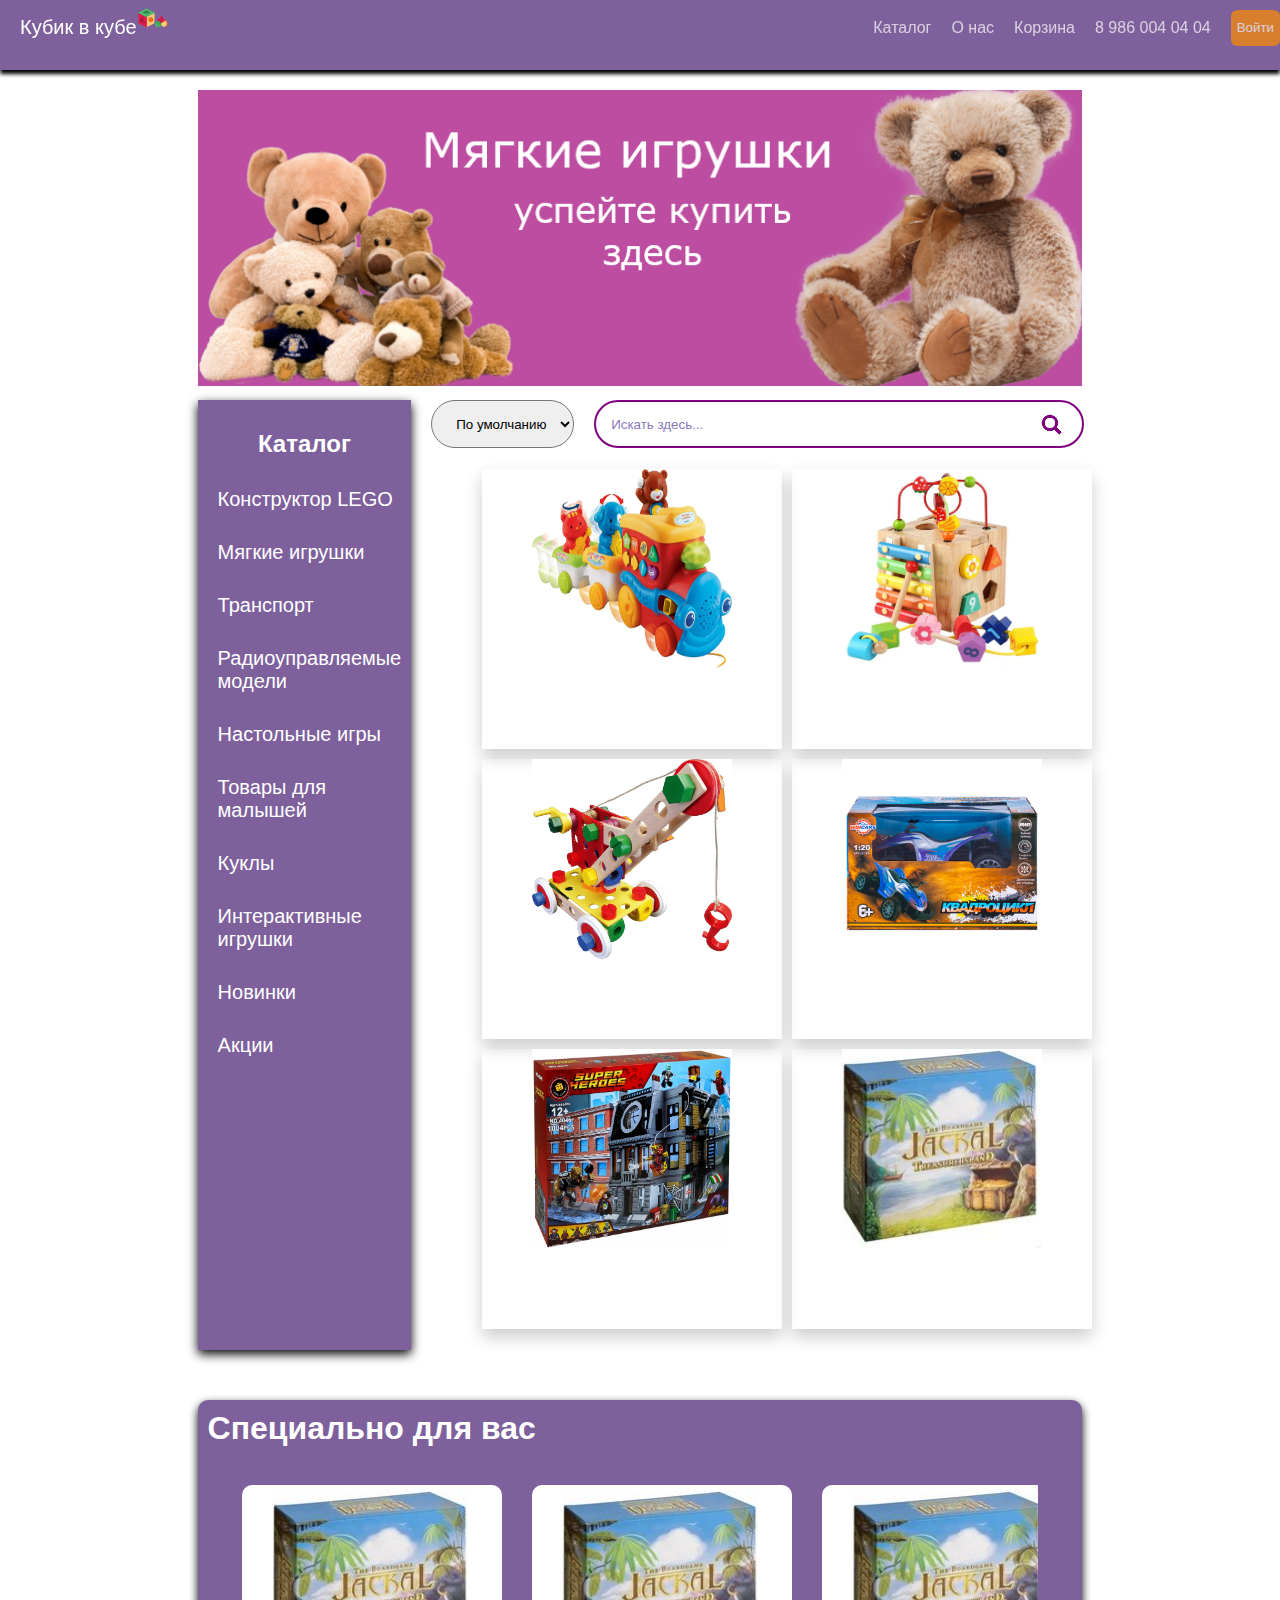
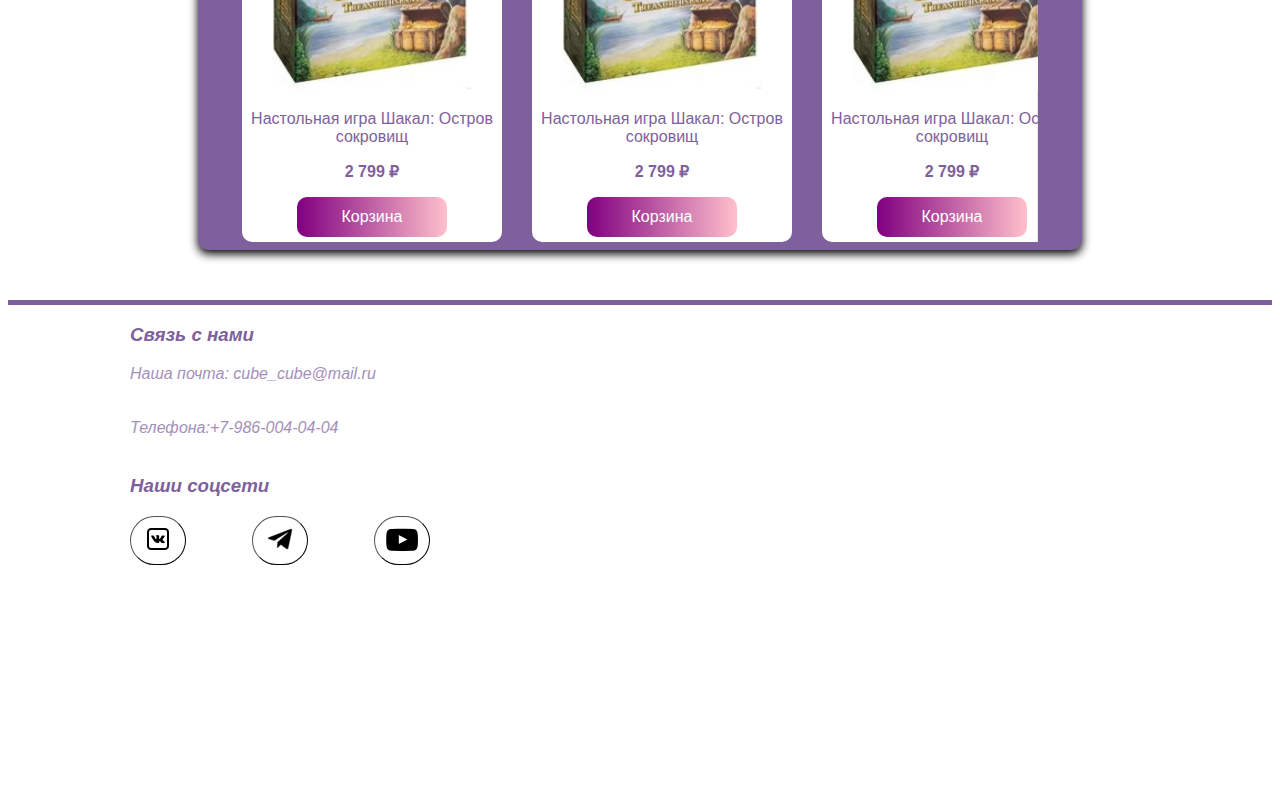
<file: index.html>
<!DOCTYPE html>
<html lang="ru">
<head>
    <meta charset="UTF-8">
    <meta name="viewport" content="width=device-width, initial-scale=1.0">
    <title>Кубик в кубе</title>
    <link rel = "icon" type = "images/x-icon" href = "img/icon.ico">
    <link rel = "stylesheet" href = "css/main.css">
</head>

<body>
    <header class="header">
            <div class="container">
                <div class="header_body">
                    <a href="index.html" class="navbar-brand">Кубик в кубе<img src="img/icon.ico"></a>
                    <div class="header_burger">
                        <span></span> 
                    </div>
                     <nav class="header_menu">
                        <ul class="header_list">
                            <li><a href="#First">Каталог</a></li>
                            <li><a href="information.html">О нас</a></li>
                            <li class="basket"><a href="basket.html">Корзина</a></li>
                            <li><a href="tel:89860040404">8 986 004 04 04</a></li>
                            <li><button class="enter_button" onclick="openForm()">Войти</button>
                                <div class="form-popup" id="myForm">
                                    <form action="../action_page.php" class="form-container">
                                        <h1>Вход</h1>
                        
                                        <label for="email"><b>Почта</b></label>
                                        <input type="email" placeholder="Ваша почта" name="email" required checked>
                        
                                        <label for="psw"><b>Пароль</b></label>
                                        <input type="password" placeholder="Ваш пароль" name="psw" required>
                        
                                        <button type="submit" class="btn">Вход</button>
                                        <button type="button" class="btn cancel" onclick="closeForm()">Закрыть</button>
                                        
                                        <p>Нет профиля на нашем сайте</p>
                                        <p class="reg"><a href="regist.html"
                                            target = "_blank">Зарегистрироваться</a></p>
                                    </form>
                                    <div class="overlay"></div>
                                        </div>
                            
                                        <script>
                                        function openForm() {
                                        document.getElementById("myForm").style.display = "block";
                                        }
                            
                                        function closeForm() {
                                        document.getElementById("myForm").style.display = "none";
                                        }
                                        </script>
                           </li>
                        </ul>
                    </nav>
                </div>
            </div>
        </div>
    </header>

    <main>
        <section>
            <img src="img/рисунок.PNG" alt="Игрушки" class="Add">
        </section>

        <section class="Main">
            <div class="Catalog">
                <h2 id="First">Каталог</h2>
                <ul id="list">
                    <li>Конструктор LEGO</li>
                    <li>Мягкие игрушки</li>
                    <li>Транспорт</li>
                    <li>Радиоуправляемые модели</li>
                    <li>Настольные игры</li>
                    <li>Товары для малышей</li>
                    <li>Куклы</li>
                    <li>Интерактивные игрушки</li>
                    <li>Новинки</li>
                    <li>Акции</li>
                </ul>
            </div>

            <div class="Products">
                <div class="search">
                    <select name="typeSorting" id="typeSorting">
                        <option value="usually">По умолчанию</option>
                        <option value="increase">По возрастанию</option>
                        <option value="decrease">По убыванию</option>
                    </select>

                    <form>
                      <input type="text" placeholder="Искать здесь...">
                      <button type="submit"><img src="img/zoom.png"></button>
                    </form>
                </div>                    
                <ul id="product_list"></ul>
            </div>
        </section>

        <section class="Especiallyforyou">
            <h1>Специально для вас</h1>

            <ul class="species"></ul>
        </section>
    </main> 
    
    <footer>
        <address>
            <div class="connect">
                <h3>Связь с нами</h3>
                <p><a href="mailto:zorov.ma@mail.ru">Наша почта: cube_cube@mail.ru</a></p>
                <p><a href="tel:+79867961173">Телефона:+7-986-004-04-04</a></p>

                <h3>Наши соцсети</h3>
                <ul class="socialNetwork">
                    <li><button class="openNetwork"><img src="img/vk.png" class="PNG"></button></li>
                    <li><button class="openNetwork"><img src="img/telegram.png" class="PNG"></button></li>
                    <li><button class="openNetwork"><img src="img/YOUTUBE.png" class="PNG"></button></li>
                </ul>

            </div>

            <div class="map-responsive">
                <iframe src="https://www.google.com/maps/embed?pb=!1m18!1m12!1m3!1d36012.489472513786!2d37.50065467674408!3d55.658025023837034!2m3!1f0!2f0!3f0!3m2!1i1024!2i768!4f13.1!3m3!1m2!1s0x46b54dc1d23b51c3%3A0x74763ed59c81ccb6!2z0KDQotCjINCc0JjQoNCt0JA!5e0!3m2!1sru!2sru!4v1695895615462!5m2!1sru!2sru" 
                 style="border:0;" allowfullscreen="" loading="lazy" referrerpolicy="no-referrer-when-downgrade"></iframe>
            </div>
        </address>
    </footer>

    <script src="https://ajax.googleapis.com/ajax/libs/jquery/3.7.1/jquery.min.js"></script>
    <script src="js/AddBusket.js"></script>
    <script src="js/script.js"></script>
</body>
</html>
</file>
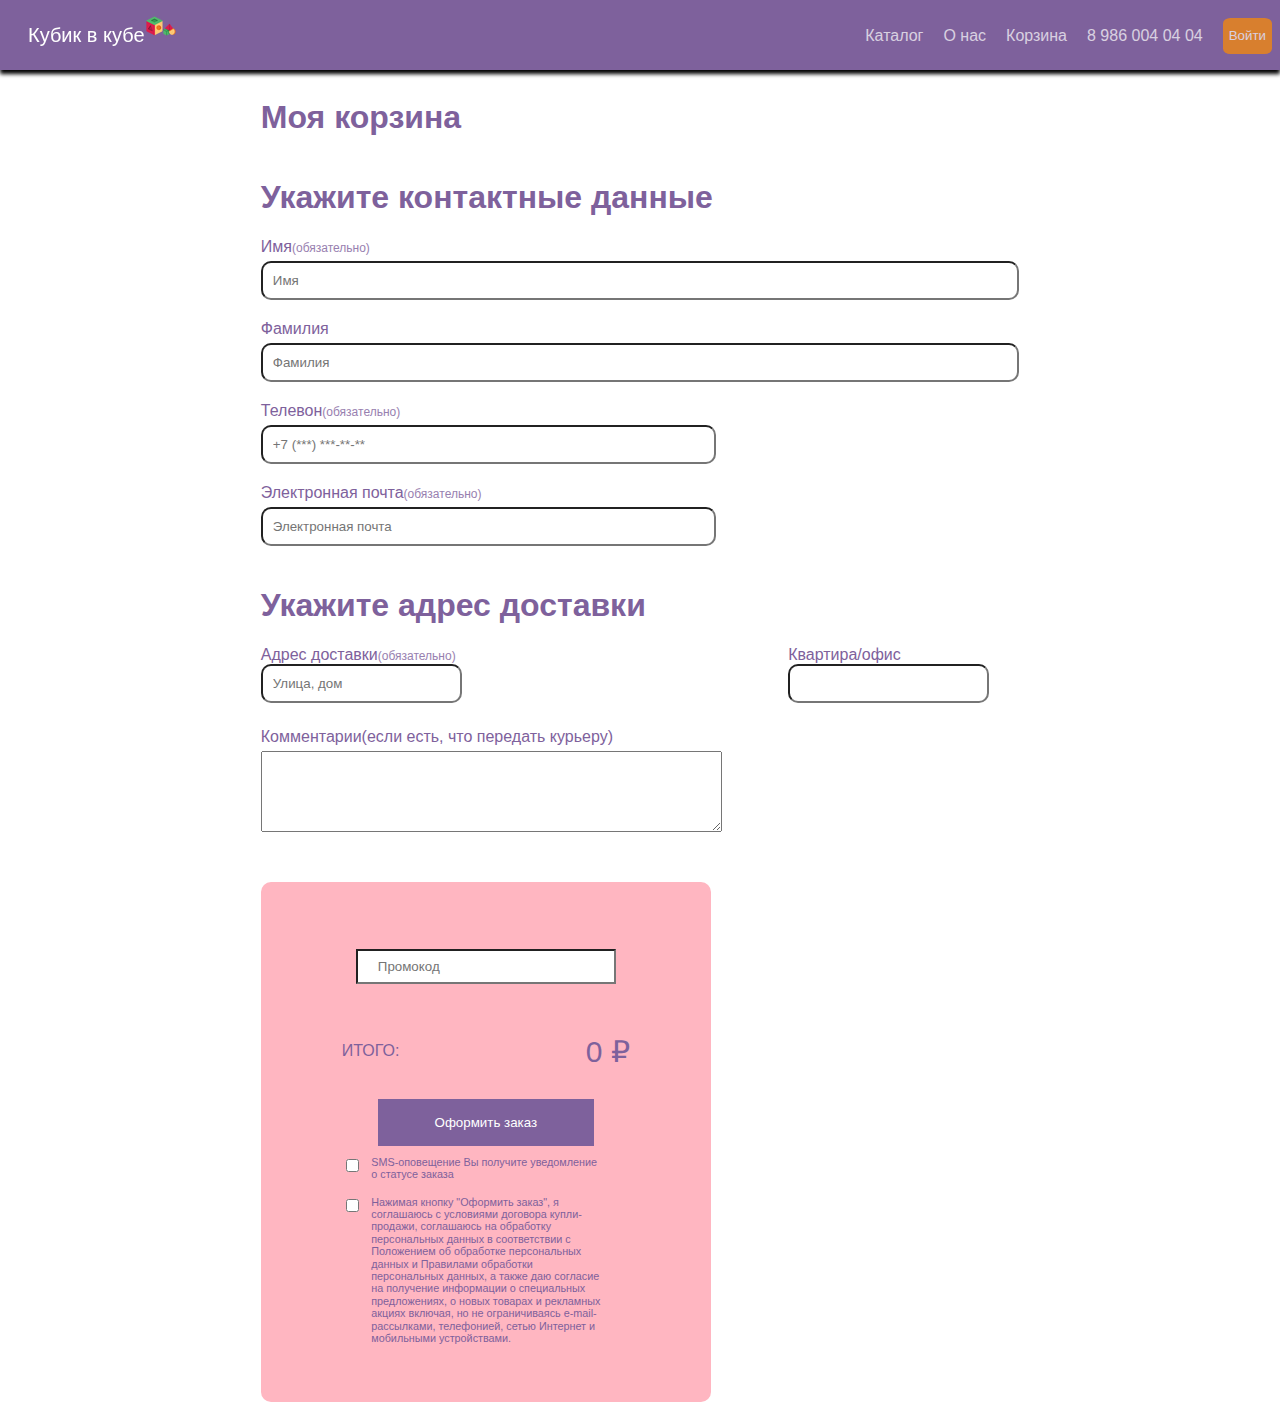
<file: basket.html>
<!DOCTYPE html>
<html lang="ru">
<head>
    <meta charset="UTF-8">
    <meta name="viewport" content="width=device-width, initial-scale=1.0">
    <title>Кубик в кубе</title>
    <link rel = "icon" type = "images/x-icon" href = "img/icon.ico">
    <link rel = "stylesheet" href = "css/basket.css">
</head>

<body>
    <header class="header">
            <div class="container">
                <div class="header_body">
                    <a href="index.html" class="navbar-brand">Кубик в кубе<img src="img/icon.ico"></a>
                    <div class="header_burger">
                        <span></span> 
                    </div>
                     <nav class="header_menu">
                        <ul class="header_list">
                            <li><a href="#First">Каталог</a></li>
                            <li><a href="information.html">О нас</a></li>
                            <li><a href="basket.html">Корзина</a></li>
                            <li><a href="tel:89860040404">8 986 004 04 04</a></li>
                            <li><button class="enter_button" onclick="openForm()">Войти</button>
                                <div class="form-popup" id="myForm">
                                    <form action="../action_page.php" class="form-container">
                                        <h1>Вход</h1>
                        
                                        <label for="email"><b>Почта</b></label>
                                        <input type="email" placeholder="Ваша почта" name="email" required checked>
                        
                                        <label for="psw"><b>Пароль</b></label>
                                        <input type="password" placeholder="Ваш пароль" name="psw" required>
                        
                                        <button type="submit" class="btn">Вход</button>
                                        <button type="button" class="btn cancel" onclick="closeForm()">Закрыть</button>
                                        
                                        <p>Нет профиля на нашем сайте</p>
                                        <p class="reg"><a href="regist.html"
                                            target = "_blank">Зарегистрироваться</a></p>
                                    </form>
                                        
                                    <div class="overlay"></div>

                            
                                        <script>
                                        function openForm() {
                                        document.getElementById("myForm").style.display = "block";
                                        }
                            
                                        function closeForm() {
                                        document.getElementById("myForm").style.display = "none";
                                        }
                                        </script>
                           </li>
                        </ul>
                    </nav>
                </div>
            </div>
        </div>
    </header>

    <main>
        <h1 class="title">Моя корзина</h1>
        <section class="bags">
            <div class="center">
                <ul class="List"></ul>

                <div class="Delivery">
                    <h1>Укажите контактные данные</h1>
                    <form>
                        <label for="name" class="inform">Имя<span>(обязательно)</span></label>
                        <input type="text" placeholder="Имя" name="name" required pattern="[A-Za-zА-Яа-яЁё]+">
            
                        <label for="surname" class="inform">Фамилия</label>
                        <input type="text" placeholder="Фамилия" name="surname" required pattern="[A-Za-zА-Яа-яЁё]+">
                        
                        <div class="link">
                            <label for="tel">Телевон<span>(обязательно)</span></label>
                            <input type="tel" placeholder="+7 (***) ***-**-**" name="tel" required>
            
                            <label for="mail" class="inform">Электронная почта<span>(обязательно)</span></label>
                            <input type="email" placeholder="Электронная почта" name="mail" required>
                        </div>
                
                    </form>
        
                    <h1>Укажите адрес доставки</h1>
        
                    <form>
                        <div class="home">
                            <label for="address" class="inform">Адрес доставки<span>(обязательно)</span>
                            <input type="text" placeholder="Улица, дом" name="address" required pattern="[A-Za-zА-Яа-яЁё0-9]+">
                            </label>
                
                            <label for="address1" class="inform">Квартира/офис
                            <input type="text" name="address" required>
                            </label>
                        </div>
        
                        <label for="story">Комментарии(если есть, что передать курьеру)</label>
                        <textarea id="story" name="story" rows="5" cols="33"></textarea>
                    </form>
                </div>
            </div>

            <div class="Form">
                <form>
                    <label for="text"></label>
                    <input type="text" placeholder="Промокод" class="text" required checked>

                    <div class="Total">
                        <p>ИТОГО:</p>
                        <p class="price">0</p>
                    </div>

                    <button type="button" class="button">Оформить заказ</button>

                    <div class="checkbox1">
                        <input type="checkbox" id="myCheckbox" class="checkbox">
                        <label for="myCheckbox" class="checkbox">
                            SMS-оповещение Вы получите уведомление о статусе заказа
                        </label>
                    </div>

                    <div class="checkbox1">
                        <input type="checkbox" id="myCheckbox1" class="checkbox">
                        <label for="myCheckbox1" class="checkbox">
                            Нажимая кнопку "Оформить заказ", я соглашаюсь с условиями договора купли-продажи, 
                            соглашаюсь на обработку персональных данных в соответствии с Положением об обработке 
                            персональных данных и Правилами обработки персональных данных, а также даю согласие 
                            на получение информации о специальных предложениях, о новых товарах и рекламных 
                            акциях включая, но не ограничиваясь e-mail-рассылками, телефонией, 
                            сетью Интернет и мобильными устройствами.
                        </label>
                    </div>

                </form>
            </div>
        </section>
    </main>

    <script src="https://ajax.googleapis.com/ajax/libs/jquery/3.7.1/jquery.min.js"></script>
    <script src="js/addbags.js"></script>
    <script src="js/script.js"></script>
</body>
</file>
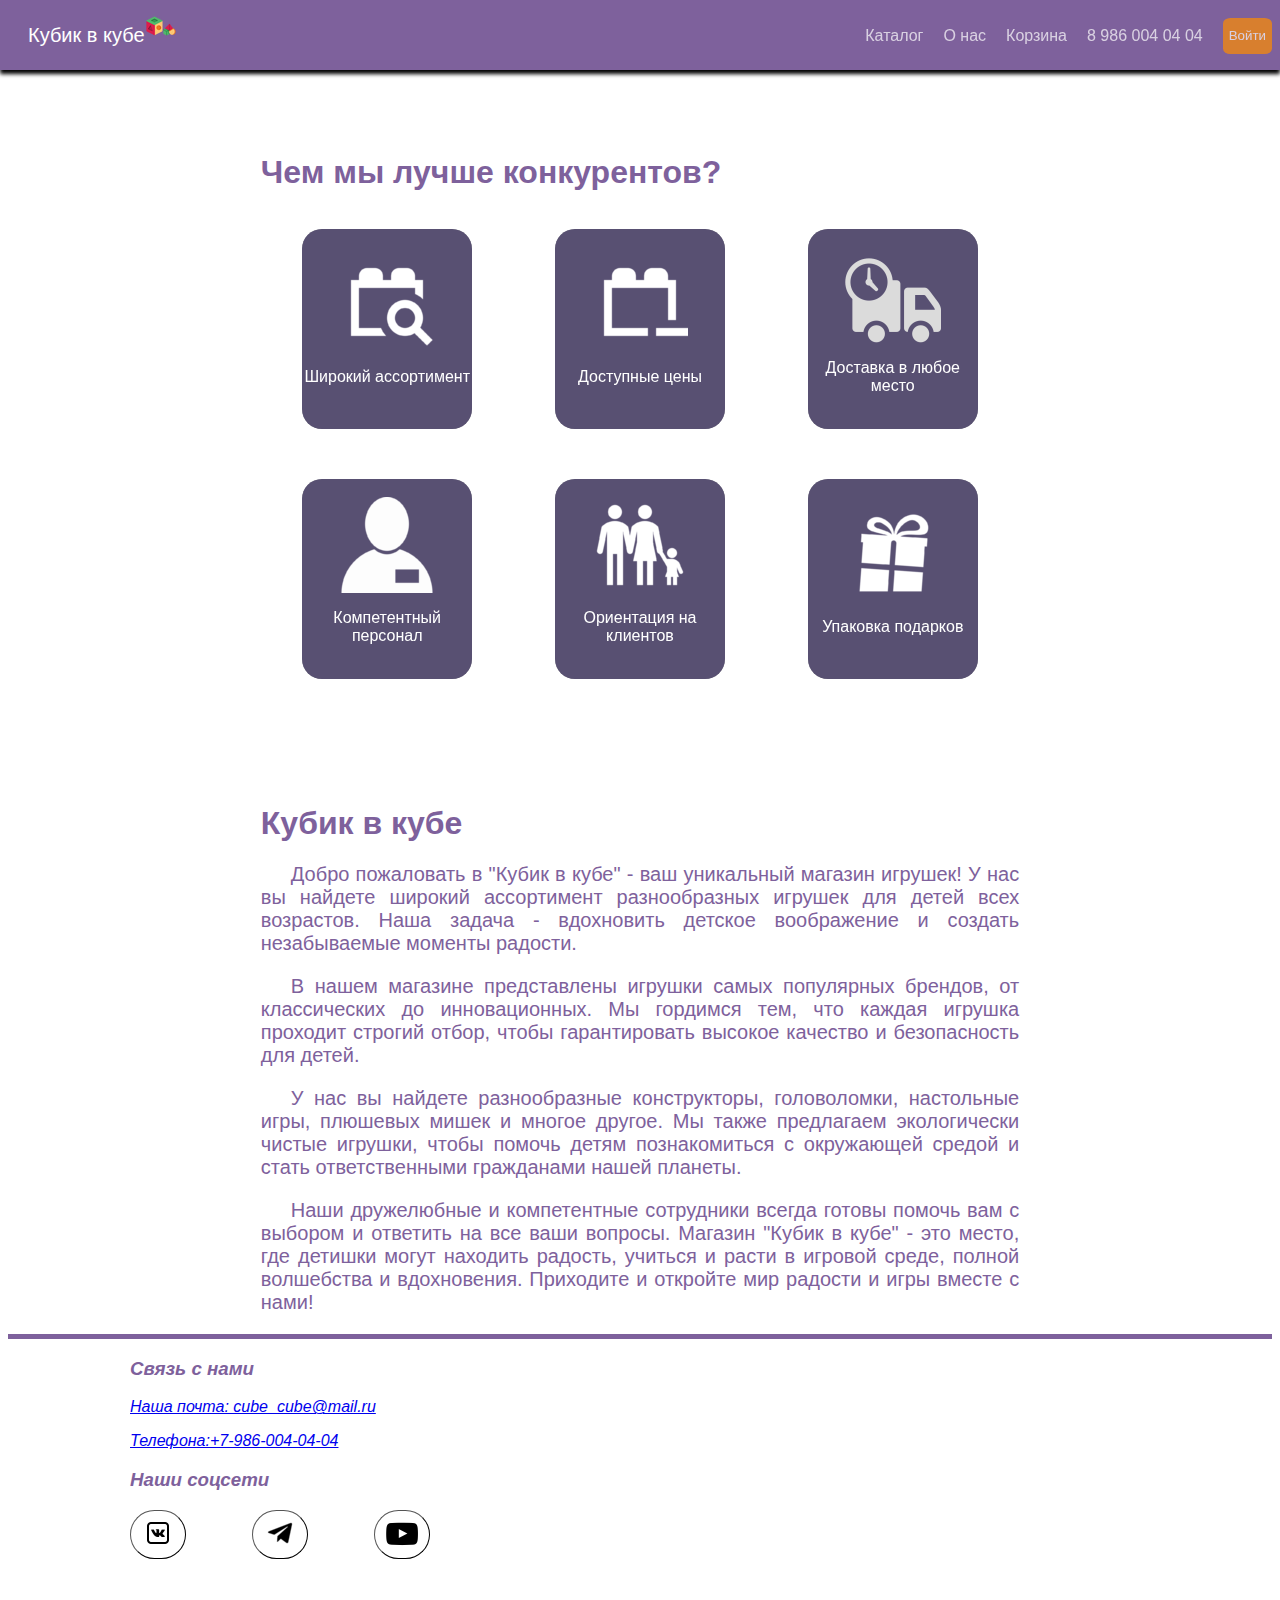
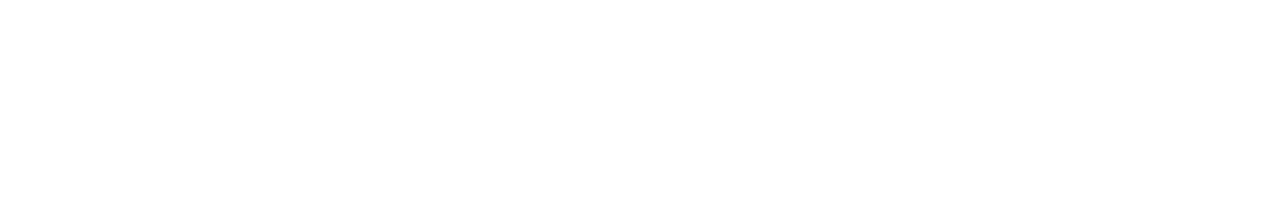
<file: information.html>
<!DOCTYPE html>
<html lang="ru">
<head>
    <meta charset="UTF-8">
    <meta name="viewport" content="width=device-width, initial-scale=1.0">
    <title>Кубик в кубе</title>
    <link rel = "icon" type = "images/x-icon" href = "img/icon.ico">
    <link rel = "stylesheet" href = "css/information.css">
</head>

<body>
    <header class="header">
            <div class="container">
                <div class="header_body">
                    <a href="index.html" class="navbar-brand">Кубик в кубе<img src="img/icon.ico" alt="Плюшевые игрушки"></a>
                    <div class="header_burger">
                        <span></span> 
                    </div>
                     <nav class="header_menu">
                        <ul class="header_list">
                            <li><a href="#First">Каталог</a></li>
                            <li><a href="information.html">О нас</a></li>
                            <li><a href="basket.html">Корзина</a></li>
                            <li><a href="tel:89867961173">8 986 004 04 04</a></li>
                            <li><button class="enter_button" onclick="openForm()">Войти</button>
                                <div class="form-popup" id="myForm">
                                    <form action="../action_page.php" class="form-container">
                                        <h1>Вход</h1>
                        
                                        <label for="email"><b>Почта</b></label>
                                        <input type="email" placeholder="Ваша почта" name="email" required checked>
                        
                                        <label for="psw"><b>Пароль</b></label>
                                        <input type="password" placeholder="Ваш пароль" name="psw" required>
                        
                                        <button type="submit" class="btn">Вход</button>
                                        <button type="button" class="btn cancel" onclick="closeForm()">Закрыть</button>
                                        
                                        <p>Нет профиля на нашем сайте</p>
                                        <p class="reg"><a href="regist.html"
                                            target = "_blank">Зарегистрироваться</a></p>
                                    </form>
                                    <div class="overlay"></div>
                                        </div>
                            
                                        <script>
                                        function openForm() {
                                        document.getElementById("myForm").style.display = "block";
                                        }
                            
                                        function closeForm() {
                                        document.getElementById("myForm").style.display = "none";
                                        }
                                        </script>
                           </li>
                        </ul>
                    </nav>
                </div>
            </div>
        </div>
    </header>

    <main>
        <section class="ourAdvantage">
            <h1 class="title">Чем мы лучше конкурентов?</h1>
            <div class="Card">
                <div class="box">
                    <img src="img/toy_brick.png">
                    <p>Широкий ассортимент</p>
                </div>
                <div class="box">
                    <img src="img/toy_brick_minus.png">
                    <p>Доступные цены</p>
                </div>
                <div class="box">
                    <img src="img/delivery.png">
                    <p>Доставка в любое место</p>
                </div>
                <div class="box">
                    <img src="img/worker.png">
                    <p>Компетентный персонал</p>
                </div>
                <div class="box">
                    <img src="img/family.png">
                    <p>Ориентация на клиентов</p>
                </div>
                <div class="box">
                    <img src="img/box.png">
                    <p>Упаковка подарков</p>
                </div>
            </div>
        </section>
        <section class="aboutCompany">
            <h1>Кубик в кубе </h1>
            <p>
                Добро пожаловать в "Кубик в кубе" - ваш уникальный магазин игрушек! 
                У нас вы найдете широкий ассортимент разнообразных игрушек для детей 
                всех возрастов. Наша задача - вдохновить детское воображение и создать 
                незабываемые моменты радости.<p>
                В нашем магазине представлены игрушки самых популярных брендов, от 
                классических до инновационных. Мы гордимся тем, что каждая игрушка проходит 
                строгий отбор, чтобы гарантировать высокое качество и безопасность для детей.<p>
                У нас вы найдете разнообразные конструкторы, головоломки, настольные игры, 
                плюшевых мишек и многое другое. Мы также предлагаем экологически чистые игрушки, 
                чтобы помочь детям познакомиться с окружающей средой и стать ответственными гражданами 
                нашей планеты.<p>
                Наши дружелюбные и компетентные сотрудники всегда готовы помочь вам с выбором и 
                ответить на все ваши вопросы. Магазин "Кубик в кубе" - это место, где детишки могут 
                находить радость, учиться и расти в игровой среде, полной волшебства и вдохновения. 
                Приходите и откройте мир радости и игры вместе с нами!
            </p>
        </section>
    </main>

    <footer>
        <address>
            <div class="connect">
                <h3>Связь с нами</h3>
                <p><a href="mailto:zorov.ma@mail.ru">Наша почта: cube_cube@mail.ru</a></p>
                <p><a href="tel:+79867961173">Телефона:+7-986-004-04-04</a></p>

                <h3>Наши соцсети</h3>
                <ul class="socialNetwork">
                    <li><button class="openNetwork"><img src="img/vk.png" class="PNG"></button></li>
                    <li><button class="openNetwork"><img src="img/telegram.png" class="PNG"></button></li>
                    <li><button class="openNetwork"><img src="img/YOUTUBE.png" class="PNG"></button></li>
                </ul>

            </div>

            <div class="map-responsive">
                <iframe src="https://www.google.com/maps/embed?pb=!1m18!1m12!1m3!1d36012.489472513786!2d37.50065467674408!3d55.658025023837034!2m3!1f0!2f0!3f0!3m2!1i1024!2i768!4f13.1!3m3!1m2!1s0x46b54dc1d23b51c3%3A0x74763ed59c81ccb6!2z0KDQotCjINCc0JjQoNCt0JA!5e0!3m2!1sru!2sru!4v1695895615462!5m2!1sru!2sru" 
                 style="border:0;" allowfullscreen="" loading="lazy" referrerpolicy="no-referrer-when-downgrade"></iframe>
            </div>
        </address>
    </footer>

    <script src="js/script.js"></script>
</body>
</html>
</file>
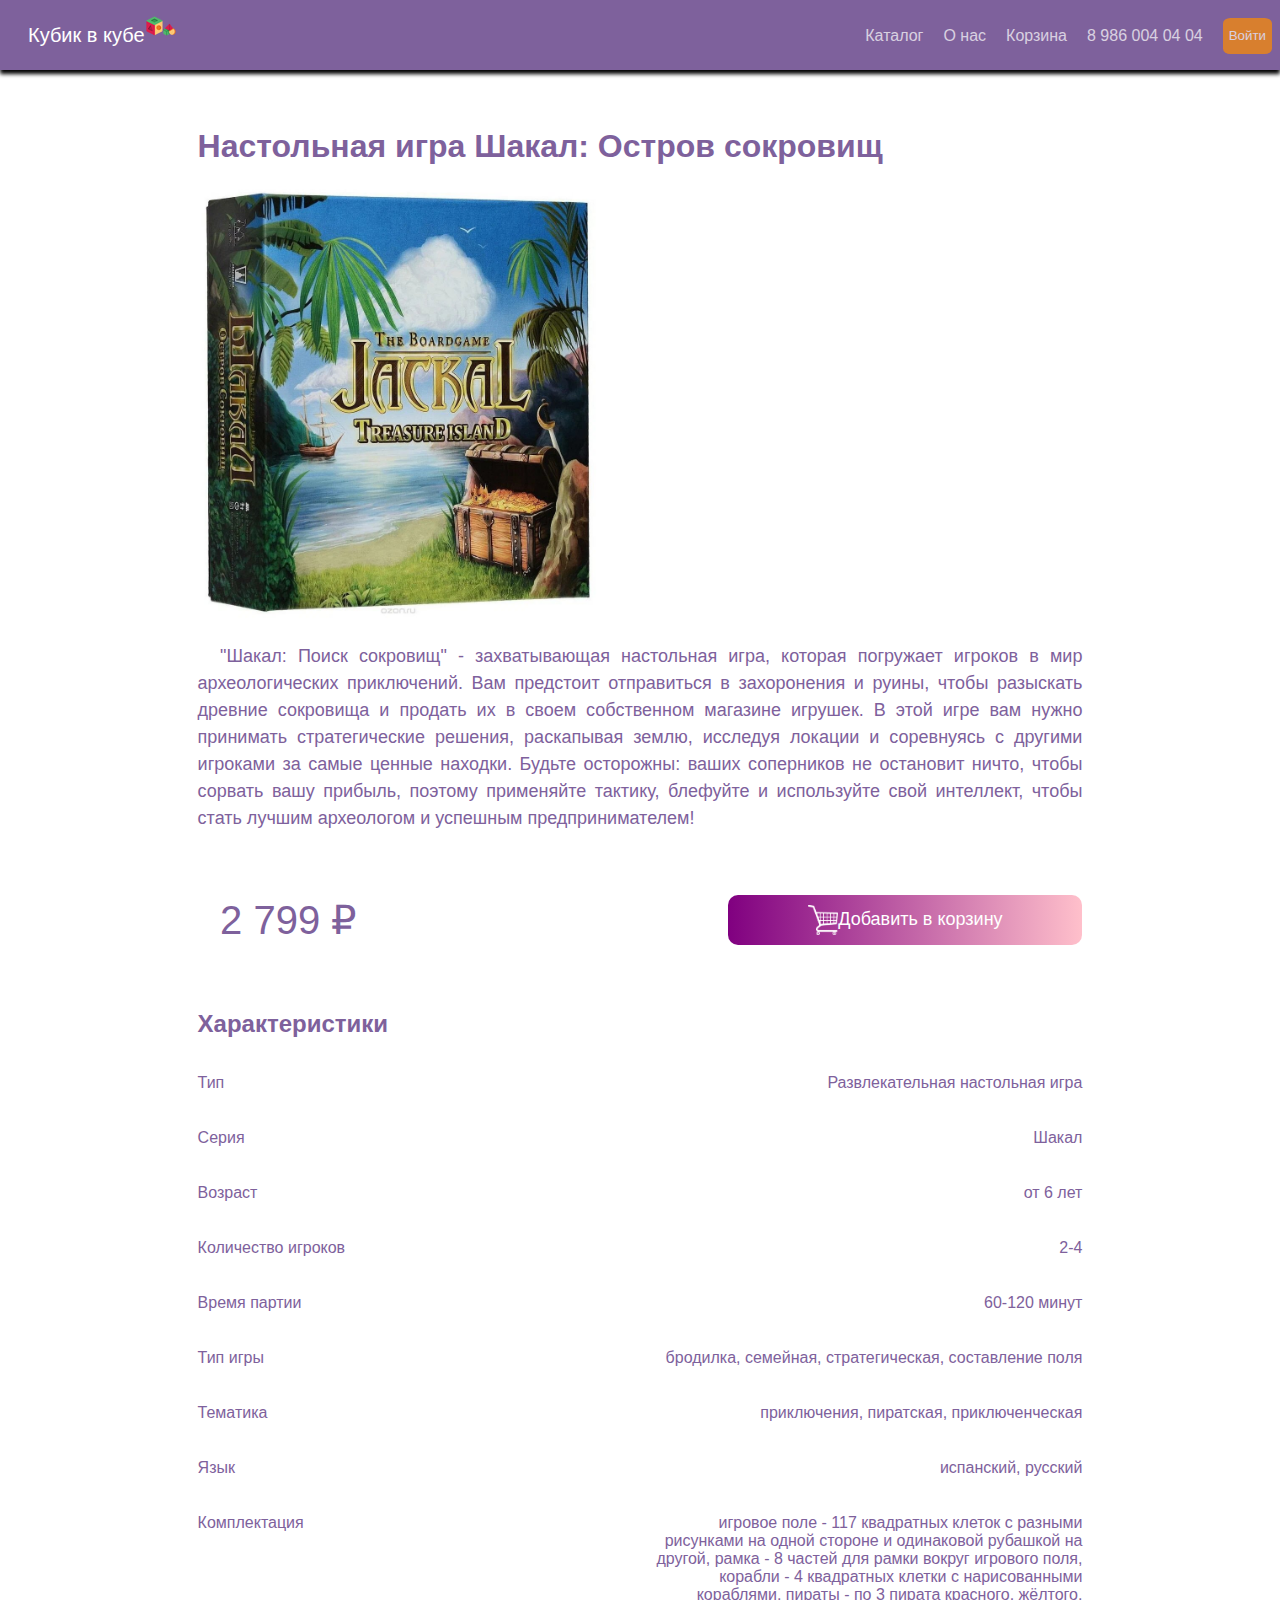
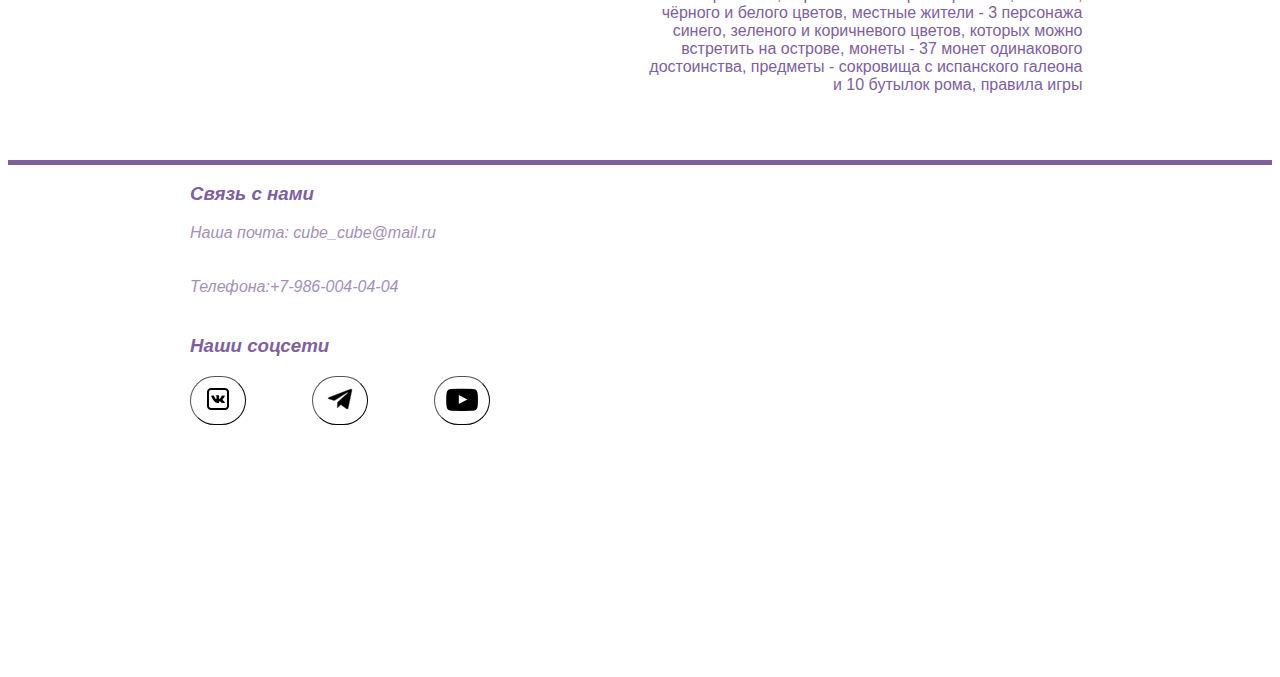
<file: product_page.html>
<!DOCTYPE html>
<html lang="ru">
<head>
    <meta charset="UTF-8">
    <meta name="viewport" content="width=device-width, initial-scale=1.0">
    <title>Кубик в кубе</title>
    <link rel = "icon" type = "images/x-icon" href = "img/icon.ico">
    <link rel = "stylesheet" href = "css/product_page.css">
</head>

<body>
    <header class="header">
            <div class="container">
                <div class="header_body">
                    <a href="index.html" class="navbar-brand">Кубик в кубе<img src="img/icon.ico"></a>
                    <div class="header_burger">
                        <span></span> 
                    </div>
                     <nav class="header_menu">
                        <ul class="header_list">
                            <li><a href="#First">Каталог</a></li>
                            <li><a href="information.html">О нас</a></li>
                            <li><a href="basket.html">Корзина</a></li>
                            <li><a href="tel:89867961173">8 986 004 04 04</a></li>
                            <li><button class="enter_button" onclick="openForm()">Войти</button>
                                <div class="form-popup" id="myForm">
                                    <form action="../action_page.php" class="form-container">
                                        <h1>Вход</h1>
                        
                                        <label for="email"><b>Почта</b></label>
                                        <input type="email" placeholder="Ваша почта" name="email" required checked>
                        
                                        <label for="psw"><b>Пароль</b></label>
                                        <input type="password" placeholder="Ваш пароль" name="psw" required>
                        
                                        <button type="submit" class="btn">Вход</button>
                                        <button type="button" class="btn cancel" onclick="closeForm()">Закрыть</button>
                                        
                                        <p>Нет профиля на нашем сайте</p>
                                        <p class="reg"><a href="regist.html"
                                            target = "_blank">Зарегистрироваться</a></p>
                                    </form>
                                        
                                    <div class="overlay"></div>

                                        </div>
                            
                                        <script>
                                        function openForm() {
                                        document.getElementById("myForm").style.display = "block";
                                        }
                            
                                        function closeForm() {
                                        document.getElementById("myForm").style.display = "none";
                                        }
                                        </script>
                           </li>
                        </ul>
                    </nav>
                </div>
            </div>
        </div>
    </header>

    <main>
        <section class="InformProduct">
            <h1>Настольная игра Шакал: Остров сокровищ</h1>
            <div class="blockGame">
                <div class="img">
                    <img class="Producting" src="img/orig.jpg" alt="Плюшевые игрушки">
                </div>

                <div class="Inform">
                    <p clas="aboutGame">
                        "Шакал: Поиск сокровищ" - захватывающая настольная игра, которая погружает игроков 
                        в мир археологических приключений. Вам предстоит отправиться в захоронения и руины, 
                        чтобы разыскать древние сокровища и продать их в своем собственном магазине игрушек. 
                        В этой игре вам нужно принимать стратегические решения, раскапывая землю, исследуя локации 
                        и соревнуясь с другими игроками за самые ценные находки. Будьте осторожны: ваших соперников 
                        не остановит ничто, чтобы сорвать вашу прибыль, поэтому применяйте тактику, блефуйте и используйте 
                        свой интеллект, чтобы стать лучшим археологом и успешным предпринимателем!
                    </p>

                    <div class="Cost"></div>
                </div>
            </div>

            <div class="characteristic">
                <h2>Характеристики</h2>
                <ul class="oglavl">
                    <li class="Type">
                        <p class="text">Тип</p>
                        <p class="align">Развлекательная настольная игра</p>
                    </li>
                    <li class="Type">
                        <p>Серия</p>
                        <p class="align">Шакал</p>
                    </li>
                    <li class="Type">
                        <p>Возраст</p>
                        <p class="align">от 6 лет</p>
                    </li>
                    <li class="Type">
                        <p>Количество игроков</p>
                        <p class="align">2-4</p>
                    </li>
                    <li class="Type">
                        <p>Время партии</p>
                        <p class="align">60-120 минут</p>
                    </li>
                    <li class="Type">
                        <p>Тип игры</p>
                        <p class="align">бродилка, семейная, стратегическая, составление поля</p>
                    </li>
                    <li class="Type">
                        <p>Тематика</p>
                        <p class="align">приключения, пиратская, приключенческая</p>
                    </li>
                    <li class="Type">
                        <p>Язык</p>
                        <p class="align">испанский, русский</p>
                    </li>
                    <li class="Type">
                        <p>Комплектация</p>
                        <p class="align">игровое поле - 117 квадратных клеток 
                        с разными рисунками на одной стороне и одинаковой рубашкой на другой, 
                        рамка - 8 частей для рамки вокруг игрового поля, корабли - 4 квадратных клетки 
                        с нарисованными кораблями, пираты - по 3 пирата красного, жёлтого, чёрного и белого цветов, 
                        местные жители - 3 персонажа синего, зеленого и коричневого цветов, которых можно встретить на 
                        острове, монеты - 37 монет одинакового достоинства, предметы - сокровища с испанского галеона и 
                        10 бутылок рома, правила игры</p>
                    </li>
                </ul>
            </div>
        </section>
    </main> 

    <footer>
        <address>
            <div class="connect">
                <h3>Связь с нами</h3>
                <p><a href="mailto:zorov.ma@mail.ru">Наша почта: cube_cube@mail.ru</a></p>
                <p><a href="tel:+79867961173">Телефона:+7-986-004-04-04</a></p>

                <h3>Наши соцсети</h3>
                <ul class="socialNetwork">
                    <li><button class="openNetwork"><img src="img/vk.png" class="PNG"></button></li>
                    <li><button class="openNetwork"><img src="img/telegram.png" class="PNG"></button></li>
                    <li><button class="openNetwork"><img src="img/YOUTUBE.png" class="PNG"></button></li>
                </ul>

            </div>

            <div class="map-responsive">
                <iframe src="https://www.google.com/maps/embed?pb=!1m18!1m12!1m3!1d36012.489472513786!2d37.50065467674408!3d55.658025023837034!2m3!1f0!2f0!3f0!3m2!1i1024!2i768!4f13.1!3m3!1m2!1s0x46b54dc1d23b51c3%3A0x74763ed59c81ccb6!2z0KDQotCjINCc0JjQoNCt0JA!5e0!3m2!1sru!2sru!4v1695895615462!5m2!1sru!2sru" 
                 style="border:0;" allowfullscreen="" loading="lazy" referrerpolicy="no-referrer-when-downgrade"></iframe>
            </div>
        </address>
    </footer>
    
    <script src="https://ajax.googleapis.com/ajax/libs/jquery/3.7.1/jquery.min.js"></script>
    <script src="js/script.js"></script>
    <script src="js/addProduct.js"></script>
</body>
</html>
</file>
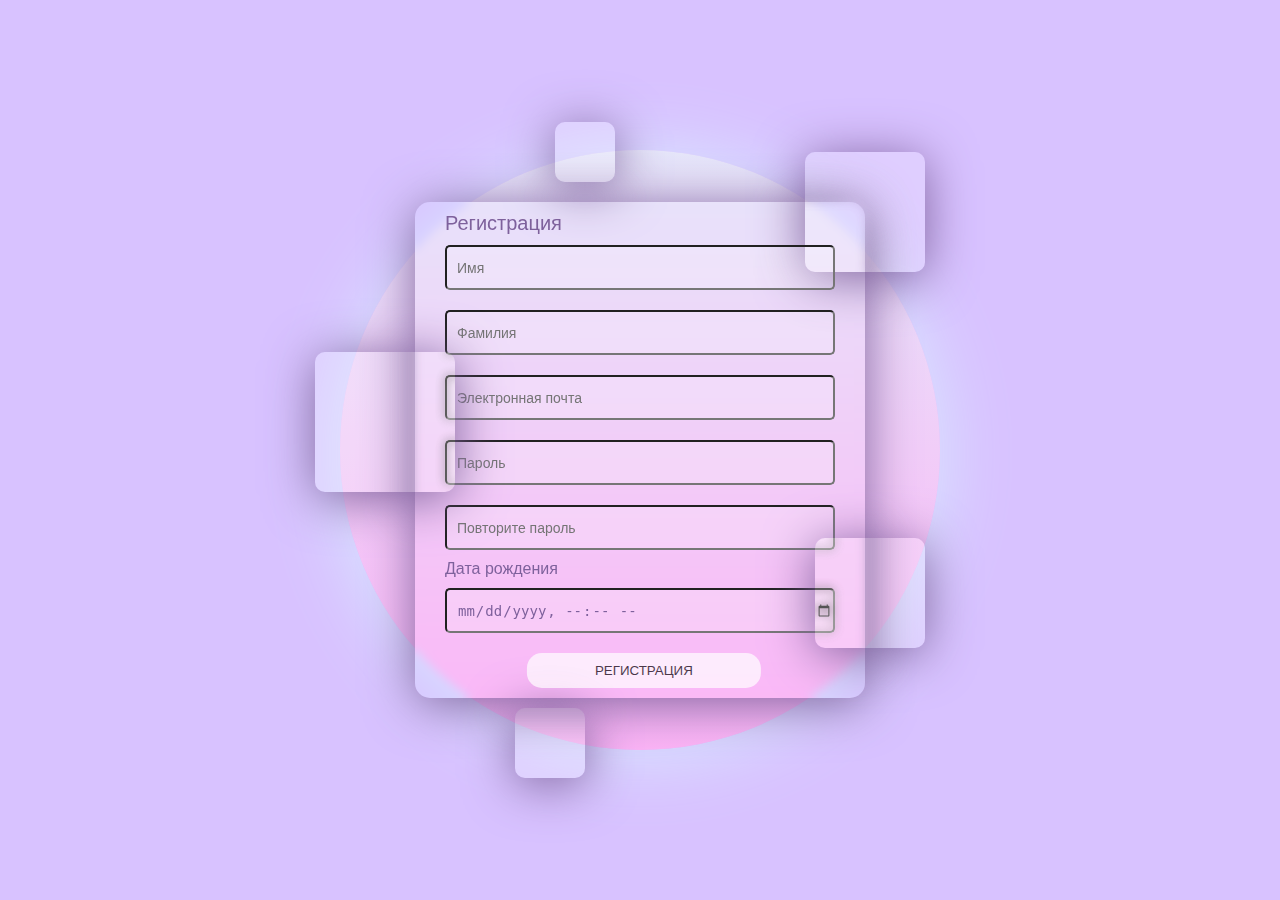
<file: regist.html>
<!DOCTYPE html>
<html lang="ru">
<head>
    <meta charset="UTF-8">
    <meta name="viewport" content="width=device-width, initial-scale=1.0">
    <link rel = "icon" type = "images/x-icon" href = "img/icon.ico">
    <link rel = "stylesheet" href = "css/regist.css">
</head>

<body>
    <main>
        <div class="circle"></div>
        <div class="refister-form-container">
            <div class="square" style="--i:0;"></div>
            <div class="square" style="--i:1;"></div>
            <div class="square" style="--i:2;"></div>
            <div class="square" style="--i:3;"></div>
            <div class="square" style="--i:4;"></div>
            <div class="square" style="--i:5;"></div>

            <h1 class="form-title">Регистрация</h1>
            <div class="form-fields">
                <form>

                <label for="name" class="inform"></label>
                <input type="text" placeholder="Имя" name="name" required pattern="[A-Za-zА-Яа-яЁё]+">

                <label for="surname" class="inform"></label>
                <input type="text" placeholder="Фамилия" name="surname" required pattern="[A-Za-zА-Яа-яЁё]+">

                <label for="mail" class="inform"></label>
                <input type="email" placeholder="Электронная почта" name="mail" required>

                <label for="password" class="inform"></label>
                <input type="password" placeholder="Пароль" name="password" required>

                <label for="password" class="inform"></label>
                <input type="password" placeholder="Повторите пароль" name="repeate_password" required>

                <label for="date" class="inform">Дата рождения</label>
                <input type="datetime-local" placeholder="Дата рождения" name="date" required min="1900-01-01T00:00" max="2050-12-31T00:00">
            
                <button type="submit" class="button">Регистрация</button>
                </form>
            </div>
        </div>
    </main>
</body>
</html>
</file>
<file: css/main.css>
@import url('https://fonts.googleapis.com/css2?family=Niconne&display=swap');
*{
  -webkit-tap-highlight-color: transparent;
}

/*Стилизация шапки*/
.header{
  top: 0;
  left: 0;
  width: 100%;
  z-index: 50;
  position: fixed;
}

.header:before{
  content: '';
  position: absolute;
  top: 0;
  left: 0;
  width: 100%;
  height: 70px;
  box-shadow: 0 4px 4px rgba(0, 0, 0, 1);
  background-color: #7e619c;
}

.header_body{
  position: relative;
  display: flex;
  justify-content: space-between;
  align-items: center;
  height: 70px;
}

.header_list{
  display: flex;
  align-items: center;
  padding-bottom: 15px;
}

.header_list li{
  list-style: none;
  margin: 0px 0px 0px 20px;
 }

.header_list li a{
    text-decoration: none;
    opacity: 0.7;
    transition: all .1s ease-in-out;
    color: #ffffff;
}

.header_list li a:hover{
    opacity: 1;
}

.header_list li .enter_button{
    opacity: 0.7;
    transition: all .1s ease-in-out;
    border: none;
    cursor: pointer;
    font-family: Verdana, Helvetica, Arial, sans-serif;
    color: #ffffff;
    background-color: rgb(255, 140, 0);
    height: 36px;
    border-radius: 15%;
}

.header_list li .enter_button:hover{
    opacity: 1;
}

.navbar-brand{
    font-size: 20px;
    text-decoration: none;
    color: #ffffff;
    padding-left: 20px;
    padding-bottom: 30px;
    z-index: 3;
}

.navbar-brand:hover{
    color: #464196;
    
}

/*Стилизвция главной части страницы*/
body {
    margin-top: 70px;
    font-family: Verdana, Helvetica, Arial, sans-serif;
    color:#7e619c; 
}
main{
  padding: 0 15%;
}

.Add{
  margin: 10px 0;
  padding-top: 10px;
  width: 100%;
}

.Main{
  display: flex;
}

.Catalog{
  background-color: #7e619c;
  width: 30%;
  height: auto;
  color: #ffffff;
  box-shadow: 0 4px 10px rgba(0, 0, 0, 1);
}

#First{
  padding-top: 10px;
  text-align: center;
}

#list{
  padding-inline-start: 10px;
}

.Catalog ul li{
  text-decoration: none;
  list-style: none;
  margin: 10px 0;
  padding: 10px;
  font-size: 20px;
}

/*Строка поиска товаров*/
.search{
  display: flex;
  justify-content: space-around;
  margin-left: 20px;
}
.search:after {content:""; clear:both; display:table}
.search form {
  width: 100%;
  float: right;
  position: relative;
  margin-left: 20px;
}
.search input {
  width: 96%;
  height: 42px;
  padding-left: 15px;
  border-radius: 42px;
  border: 2px solid  #800080;
  outline: none;
  transition: .3s linear;
}
.search form button {
  width: 42px;
  height: 42px;
  background: none;
  border: none;
  position: absolute;
  top: 5px;
  right: 2%;
  cursor: pointer;
}

.search button img{
  width: 25px;
}
/*Конец настройки поиска
Поле сортировки товаров*/
#typeSorting{
  padding-left: 20px;
  border-radius: 42px;
}

.Products ul{
  width: 100%;
  display: flex;
  flex-wrap: wrap;
  justify-content: center;
}

.Products ul li{
  list-style: none;
  padding: 0px 50px 30px;
  box-shadow: 0px 8px 16px 0px rgba(0,0,0,0.2);
  margin: 5px;
  position: relative;
  overflow: hidden;
  white-space: normal;
  transition: all 0.3s ease 0s;
  height: 250px;
}

.Products ul li .Inform{
  position: absolute;
  bottom: -50%;
  transition: all 0.3s ease 0s;
  padding-right: 5px;
  width: 70%;
}

.Products ul li p{
  margin-bottom: auto;
}

.buy{
  background: linear-gradient(to right, #800080, #ffc0cb);
  width: 40px;
  height: 40px;
  cursor: pointer;
  border-radius: 10px;
  border: none;
}

.Products ul li .toy{
  display: flex;
  justify-content: space-between;
  align-items: center;
  padding-bottom: 10px;
}

.Products ul li .toy img{
  width: 20px;
  height: auto;
}

.Products ul li:hover{
  bottom: 0;
  transform: scale(1.2);
  z-index: 2;
  background-color: #fff;
}

.Products ul li:hover .Inform{
  bottom: 0;
}

footer{
  border-top: solid;
  border-width: 5px;
}

address{
  display: flex;
  justify-content: center;
}

.connect{
  padding-right: 100px;
}

.connect p{
  padding-bottom: 20px;
}

.connect p a{
  text-decoration: none;
  opacity: 0.7;
  transition: all .1s ease-in-out;
  color: #7e619c;
}

.item:hover{
    opacity: 0.9;
}


.list{
    width: 100%;
    text-align: justify;
    
}

.list ul li{
    text-decoration: none;
    padding-left: 30px;
    margin: 50px;
    display:inline-block;
}

.Especiallyforyou{
  background-color: #7e619c;
  border-radius: 10px;
  height: 450px;
  margin: 50px 0;
  box-shadow: 0 4px 10px rgba(0, 0, 0, 1);
  position: relative;
}

.Especiallyforyou h1{
  color: #fff;
  margin-left: 10px;
  padding-top: 10px;
}

.species{
  position: absolute;
  display: flex;
  flex-direction: row;
  text-align: center;
  list-style: none;
  overflow-x: scroll;
  width: 90%;
  left: 50%;
  transform: translate(-50%);
  padding-inline-start: 0;
}

.species::-webkit-scrollbar {
  display: none;
  }

.species li{
  display: flex;
  flex-direction: column;
  width: 250px;
  background-color: #fff;
  border-radius: 10px;
  margin-right: 30px;
  padding: 5px;
}

.species li #Price{
  width: 250px;
}

.species li #Price .buy{
  color: #fff;
  font-size: 16px;
  width: 60%;
}

/* Кнопка, используемая для открытия контактной формы */
  
  /* Всплывающая форма-скрыта по умолчанию */
  .form-popup {
    display: none;
    position: fixed;
    left: calc(50% - 280px/2);
    top: 25%;
    border: 3px solid #f1f1f1;
    z-index: 5;
    height: 50 vh;
  }

    .overlay{
    position: fixed;
    left: 0;
    top: 0;
    width: 100%;
    height: 100%;
    background-color: #000;
    opacity: 0.8;
    z-index: -1;
  }
  
  /* Добавление стилей в контейнер форм */
  .form-container {
    max-width: 300px;
    padding: 10px;
    background-color: white;
    border-radius: 10px;
    margin-left: auto;
    margin-right: auto;
  }
  /* Поля ввода полной ширины */
  .form-container input[type=email], .form-container input[type=password] {
    width: 80%;
    padding: 13px;
    margin: 5px 0 22px 0;
    border: none;
    background: #f1f1f1;
  }
  
  /* Когда входы получают фокус, сделайте что-нибудь */
  .form-container input[type=email]:focus, .form-container input[type=password]:focus {
    background-color: #ddd;
    outline: none;
  }
  
  /* Установите стиль для кнопки отправить/кнопка */
  .form-container .btn {
    background-color: #4CAF50;
    color: white;
    padding: 16px 20px;
    border: none;
    cursor: pointer;
    width: 100%;
    margin-bottom:10px;
    opacity: 0.8;
    border-radius: 10px;
  }
  
  /* Добавьте красный цвет фона к кнопке отмена */
  .form-container .cancel {
    background-color: red;
    border-radius: 10px;
  }
  
  /* Добавьте некоторые эффекты наведения на кнопки */
  .form-container .btn:hover, .open-button:hover {
    opacity: 1;
  }

  .form-popup p{
    text-align: center;
    font-size: small;
  }

  .form-popup .reg{
    text-align: center;
    font-size: large;
    background-color: grey;
    margin: 5px;
    padding: 3px;
    border-radius: 16px;
    color: rgb(72, 71, 71);
    opacity: 0.7;
  }

  .form-popup .reg:hover{
    opacity: 1;
    cursor: pointer;
}
  
  .inform{
    display: block;
    margin-top: 10px;
  }

  input::placeholder{
    color: #553c9a;
    opacity: 0.7;
  }

  input::-webkit-input-placeholder       {text-indent: 0px;   transition: text-indent 0.5s ease;}
  input::-moz-placeholder                {text-indent: 0px;   transition: text-indent 0.5s ease;}
  input:-moz-placeholder                 {text-indent: 0px;   transition: text-indent 0.5s ease;}
  input:-ms-input-placeholder            {text-indent: 0px;   transition: text-indent 0.5s ease;}
  input:focus::-webkit-input-placeholder {text-indent: 900px; transition: text-indent 0.5s ease;}
  input:focus::-moz-placeholder          {text-indent: 500px; transition: text-indent 0.5s ease;}
  input:focus:-moz-placeholder           {text-indent: 500px; transition: text-indent 0.5s ease;}
  input:focus:-ms-input-placeholder      {text-indent: 500px; transition: text-indent 0.5s ease;}

  iframe{
    margin: 10px;
    width: 600px;
    height: 450px;
  }

/*Кнопки соцсетей в футуре*/

.socialNetwork{
  list-style: none;
  width: 300px;
  display: flex;
  justify-content: space-between;
  padding-inline-start: 0px;
}

.socialNetwork .openNetwork{
  border-radius: 30px;
  border-width: 1px;
  background-color: #fff;
  overflow: hidden;
  position: relative;
  cursor: pointer;
}

.socialNetwork .openNetwork::after{
  content: '';
  width: 100%;
  height: 100%;
  background: linear-gradient(to bottom, #6a3093, #a044ff);
  position: absolute;
  top: 0;
  left: 0;
  transform: translateY(-100%);
  transition: all 0.8s ease;
}

.socialNetwork .openNetwork:hover::after{
  transform: translateY(0);
}

.socialNetwork .openNetwork .PNG{
  position: relative;
  padding: 5px;
  z-index: 2;
}

.socialNetwork .openNetwork:hover .PNG{
  filter: invert();
}

@media only screen and (max-width: 1200px){
  .Main{
    flex-direction: column;
  }

  .Catalog{
    width: 100%;
    height: 150px;
    border-radius: 5px;
  }

  .Catalog #list{
    display: flex;
    overflow-x: scroll;
    width: 100%;
    height: 60px;
    padding-inline-start: 0px;
  }

  .Catalog ul li{
    font-size: 14px;
    margin: 0px 20px 0px 0px;
  }

  .search{
    margin-left: 0;
    margin-top: 10px;
  }

  .search form {
    margin-left: 5px;
  }

  #typeSorting{
    padding-left: 5px;
  }

  .Products ul{
    padding-inline-start: 0;
  }

  .Products ul li .Inform{
    position: absolute;
    bottom: 0;
    padding-right: 5px;
  }

  footer address{
    display: flex;
    flex-wrap: wrap;
  }

  .form-container {
    max-width: 250px;
    left: calc(50% - 200px/2);
  }

  .socialNetwork .openNetwork{
    background: linear-gradient(to bottom, #6a3093, #a044ff);
  }
  
  .socialNetwork .openNetwork .PNG{
    filter: invert();
  }
}

  @media only screen and (max-width: 768px){

    .lock{
      overflow: hidden;
    }

    .header_burger{
      display: block;
      position: relative;
      width: 30px;
      height: 20px;
      z-index: 3;
      right: 10px;
    }

    .header_burger span{
      position: absolute;
      background-color: #ffffff;
      left: 0;
      width: 100%;
      height: 2px;
      top: 9px;
    }

    .header_burger::before,
    .header_burger::after{
      content: '';
      background-color: #ffffff;
      position: absolute;
      width: 100%;
      height: 2px;
      left: 0;
      transition: all 0.3s ease 0s;
    }

    .header_burger::before{
      top: 0px;
    }

    .header_burger::after{
      bottom: 0px;
    }

    .header_burger.active::before{
      top: 9px;
      transform: rotate(45deg);
    }

    .header_burger.active::after{
      bottom:9px;
      transform: rotate(-45deg);
    }

    .header_burger.active span{
      visibility: hidden;
    }
    
    .header_menu{
      position: fixed;
      top: -100%;
      left: 0;
      width: 100%;
      height: auto;
      background-color: rgb(188, 77, 160);
      padding-top: 50px;
      transition: all 0.3s ease 0s;
    }

    .header_menu.active{
      top: 0;
    }

    .header_list{
      display: block;
      left: 0;
    }

    .header_list li{
      font-size: 16px;
      list-style: none;
      margin: 0px 0px 20px 0px;
     }

     .header_list li a{
      opacity: 1;
     }
    
    .header:before{
      height: 40px;
      z-index: 2;
    }

    .navbar-brand{
      padding-bottom: 10px;
      z-index: 3;
  }

  body{
    margin-top: 40px;
  }

  .header_body{
    height: 40px;
  }

  .Main{
    flex-direction: column;
  }

  main{
    padding: 0;
  }

  .search form {
    margin-left: 3px;
  }

  #typeSorting{
    padding-left: 2px;
  }

  #typeSorting{
    padding-left: 5px;
  }

  .Products ul{
    padding-inline-start: 0px;
  }
  
  .Products ul li{
    padding: 0px 40px 30px;
    width: 150px;
  }

  .Products ul li img{
    width: 125px;
    height: 125px;
  }

  iframe{
    width: 200px;
    height: 200px;
  }
}

@media only screen and (max-width: 490px){

  .Catalog #First{
    font-size: 20px;
  }

  .Products ul li{
    height: 225px;
  }

  .Products ul li img{
    width: 120px;
    height: 120px;
  }

  .connect {
    padding-right: 0px;
  }
}

@media only screen and (max-width: 320px){
}
</file>
<file: css/basket.css>
*{
  -webkit-tap-highlight-color: transparent;
}

/*Стилизация шапки*/
.header{
    top: 0;
    left: 0;
    width: 100%;
    z-index: 50;
  }
  
  .header:before{
    content: '';
    position: absolute;
    top: 0;
    left: 0;
    width: 100%;
    height: 70px;
    box-shadow: 0 4px 4px rgba(0, 0, 0, 1);
    background-color: #7e619c;
  }
  
  .header_body{
    position: relative;
    display: flex;
    justify-content: space-between;
    align-items: center;
    height: 70px;
  }
  
  .header_list{
    display: flex;
    align-items: center;
    padding-bottom: 15px;
  }
  
  .header_list li{
    list-style: none;
    margin: 0px 0px 0px 20px;
   }
  
  .header_list li a{
      text-decoration: none;
      opacity: 0.7;
      transition: all .1s ease-in-out;
      color: #ffffff;
  }
  
  .header_list li a:hover{
      opacity: 1;
  }
  
  .header_list li .enter_button{
      opacity: 0.7;
      transition: all .1s ease-in-out;
      border: none;
      cursor: pointer;
      font-family: Verdana, Helvetica, Arial, sans-serif;
      color: #ffffff;
      background-color: rgb(255, 140, 0);
      height: 36px;
      border-radius: 15%;
  }
  
  .header_list li .enter_button:hover{
      opacity: 1;
  }
  
  .navbar-brand{
      font-size: 20px;
      text-decoration: none;
      color: #ffffff;
      padding-left: 20px;
      padding-bottom: 30px;
      z-index: 3;
  }
  
  .navbar-brand:hover{
      color: #464196;
      
  }
  
  /*Стилизвция главной части страницы*/
  body {
      font-family: Verdana, Helvetica, Arial, sans-serif;
      color:#7e619c; 
  }
  main{
    padding: 0 20%;
  }

  .Add{
    margin: 10px 0;
    padding-top: 10px;
    width: 100%;
  }
  
  .Main{
    display: flex;
  }

  /* Кнопка, используемая для открытия контактной формы */
  
  /* Всплывающая форма-скрыта по умолчанию */
  .form-popup {
    display: none;
    position: fixed;
    left: calc(50% - 280px/2);
    top: 25%;
    border: 3px solid #f1f1f1;
    z-index: 5;
    height: 50 vh;
  }

    .overlay{
    position: fixed;
    left: 0;
    top: 0;
    width: 100%;
    height: 100%;
    background-color: #000;
    opacity: 0.8;
    z-index: -1;
  }
  
  /* Добавление стилей в контейнер форм */
  .form-container {
    border-radius: 10px;
    max-width: 300px;
    padding: 10px;
    background-color: white;
  }
  /* Поля ввода полной ширины */
  .form-container input[type=email], .form-container input[type=password] {
    width: 80%;
    padding: 13px;
    margin: 5px 0 22px 0;
    border: none;
    background: #f1f1f1;
  }
  
  /* Когда входы получают фокус, сделайте что-нибудь */
  .form-container input[type=email]:focus, .form-container input[type=password]:focus {
    background-color: #ddd;
    outline: none;
  }
  
  /* Установите стиль для кнопки отправить/кнопка */
  .form-container .btn {
    background-color: #4CAF50;
    color: white;
    padding: 16px 20px;
    border: none;
    cursor: pointer;
    width: 100%;
    margin-bottom:10px;
    opacity: 0.8;
    border-radius: 10px;
  }
  
  /* Добавьте красный цвет фона к кнопке отмена */
  .form-container .cancel {
    background-color: red;
    border-radius: 10px;
  }
  
  /* Добавьте некоторые эффекты наведения на кнопки */
  .form-container .btn:hover, .open-button:hover {
    opacity: 1;
  }

  .form-popup p{
    text-align: center;
    font-size: small;
  }

  .form-popup .reg{
    text-align: center;
    font-size: large;
    background-color: grey;
    margin: 5px;
    padding: 3px;
    border-radius: 16px;
    color: rgb(72, 71, 71);
    opacity: 0.7;
  }

  .form-popup .reg:hover{
    opacity: 1;
    cursor: pointer;
}

.bags{
    display: flex;
    justify-content: space-between;
}

.List{
    list-style: none;
    display: block;
    padding-inline-start: 0;
    margin-top: 10px;
}

.List li{
    display: flex;
    margin-bottom: 10px;
    box-shadow: 2px 2px 4px rgba(0, 0, 0, 0.4);
}

.internal{
  display: flex;
  justify-content: space-between;
  width: 100%;
}

.List li .Photo{
    margin-top: 10px;
    width: 200px;
    border-style: solid;
    border-width: 0.5px;
}

.List li p{
    width: 200px;
    padding-left: 50px;
}

.remove{
  display: flex;
  flex-direction: column;
  justify-content: space-between;
  margin-right: 20px;
}

.add{
  display: flex;
  flex-direction: row;
  justify-content: flex-end;
  margin-top: auto;
}

.add .quantity{
  width: 20px;
  padding: 0 10px;
  text-align: center;
  margin: 3px 0;
}

.List li .plus, .minus{
  font-size: 20px;
  color: #ffffff;
  background: linear-gradient(to right, #800080, #ffc0cb);
  border-radius: 10px;
  width: 50px;
  border: none;
  margin-bottom: 5px;
}
.List li .delete{
  background: linear-gradient(to right, #800080, #ffc0cb);
  border-radius: 10px;
  border: none;
  margin-bottom: 10px;
  width: 50px;
  margin-left: auto;
}

.List li .plus:hover, .minus:hover, .delete:hover{
  cursor: pointer;
}

.List li .delete img{
  width: 20px;
  padding: 5px;
  filter: invert();
}

.Cost{
    text-align: right;
    margin-left: auto;
    margin-right: 5px;
}

.Form{
    margin-left: 50px;
    background-color: #ffb6c1;
    width: 450px;
    height: 520px;
    display: flex;
    flex-direction: column;
    align-items: center;
    justify-content: center;
    border-radius: 10px;
    position: sticky;
    top:10px;
}

.Form form{
  display: flex;
    flex-direction: column;
    align-items: center;
    justify-content: center;
    width: 80%;
}

.Form .text{
    border-radius: 0;
    padding: 8px 20px;
    width: 60%;
    margin: 20px;
}

.Total{
  width: 80%;
  display: flex;
  justify-content: space-between;
  align-items: center;
}


.price{
  font-size: 30px;
}

.Form .button{
    background-color: #7e619c;
    color: white;
    padding: 16px 20px;
    border: none;
    cursor: pointer;
    width: 60%;
    margin-bottom: 10px;
}

.checkbox1{
  display: inline-block;
  white-space: nowrap;
  width: 80%;
}

.checkbox1 input{
  display: inline-block;
  vertical-align: top;
}

.checkbox1 label{
  width: 80%;
  display: inline-block;
  white-space: normal;
  padding-left: 5px;
  padding-bottom: 10px;
  font-size: 0.675rem;
  line-height: 0.775rem;
}

.Delivery form{
  display: flex;
  flex-direction: column;
  width: 100%;
}

.link{
  display: flex;
  flex-direction: column;
  width: 60%;
}

.Delivery form label span{
  font-size: 12px;
  opacity: 0.8;
}

.Delivery form input{
  margin-bottom: 20px;
  padding: 10px 10px 10px 10px;
  border-radius: 10px;
}

label{
  margin-bottom: 5px;
}

.home label{
  display: block;
}

.home input{
  display: block;
  border-radius: 10px;
  margin-right: 30px;
}

.home{
  display: flex;
  justify-content: space-between;
}

textarea{
  max-width: 60%;
  margin-bottom: 50px;
}

@media only screen and (max-width: 1800px){
  .bags{
    flex-direction: column;
    justify-content: center;
  }

  .Form{
    margin-left: 0;
  }
}

@media only screen and (max-width: 1200px){
  main{
    padding: 0 10%;
  }
  .List li .Photo{
    width: 150px;
  }

  .form-container {
    max-width: 250px;
    left: calc(50% - 200px/2);
  }
}

@media only screen and (max-width: 900px){
  .List li p{
    width: 80%;
  }

  .internal{
    flex-direction: column;
  }
}


  @media only screen and (max-width: 768px){

    .lock{
      overflow: hidden;
    }

    .header_burger{
      display: block;
      position: relative;
      width: 30px;
      height: 20px;
      z-index: 3;
      right: 10px;
    }

    .header_burger span{
      position: absolute;
      background-color: #ffffff;
      left: 0;
      width: 100%;
      height: 2px;
      top: 9px;
    }

    .header_burger::before,
    .header_burger::after{
      content: '';
      background-color: #ffffff;
      position: absolute;
      width: 100%;
      height: 2px;
      left: 0;
      transition: all 0.3s ease 0s;
    }

    .header_burger::before{
      top: 0px;
    }

    .header_burger::after{
      bottom: 0px;
    }

    .header_burger.active::before{
      top: 9px;
      transform: rotate(45deg);
    }

    .header_burger.active::after{
      bottom:9px;
      transform: rotate(-45deg);
    }

    .header_burger.active span{
      visibility: hidden;
    }
    
    .header_menu{
      position: fixed;
      top: -100%;
      left: 0;
      width: 100%;
      height: auto;
      background-color: rgb(188, 77, 160);
      padding-top: 50px;
      transition: all 0.3s ease 0s;
    }

    .header_menu.active{
      top: 0;
    }
    .header_list{
      display: block;
      left: 0;
    }

    .header_list li{
      font-size: 16px;
      list-style: none;
      margin: 0px 0px 20px 0px;
     }

     .header_list li a{
      opacity: 1;
     }

    .header{
      position: fixed;
    }
    
    .header:before{
      position: fixed;
      height: 40px;
      z-index: 2;
    }

    .navbar-brand{
      padding-bottom: 10px;
      z-index: 3;
  }

  .header_body{
    height: 40px;
  }

  .title{
    padding-top: 30px;
  }

    .bags{
      justify-content: center;
    }

    .Form{
      height: 500px;
  }
}

@media only screen and (max-width: 620px){
  main{
    padding: 0;
  }

  .Form{
    width: auto;
  }

  .home label{
    display: block;
  }
  .home{
    flex-direction: column;    
  }
  
}

@media only screen and (max-width: 450px){
  .List li .Photo{
    width: 100px;
    height: 100px;
  }
}

@media only screen and (max-width: 370px){
  .Form{
    height: 550px;
  }

  .checkbox1{
    width: 90%;
  }
  
  .List li p{
    width: 70%;
  }
}
</file>
<file: css/information.css>
@import url('https://fonts.googleapis.com/css2?family=Niconne&display=swap');
*{
  -webkit-tap-highlight-color: transparent;
}

/*Стилизация шапки*/
.header{
  top: 0;
  left: 0;
  width: 100%;
  z-index: 50;
}

.header:before{
  content: '';
  position: absolute;
  top: 0;
  left: 0;
  width: 100%;
  height: 70px;
  box-shadow: 0 4px 4px rgba(0, 0, 0, 1);
  background-color: #7e619c;
}

.header_body{
  position: relative;
  display: flex;
  justify-content: space-between;
  align-items: center;
  height: 70px;
}

.header_list{
  display: flex;
  align-items: center;
  padding-bottom: 15px;
}

.header_list li{
  list-style: none;
  margin: 0px 0px 0px 20px;
 }

.header_list li a{
    text-decoration: none;
    opacity: 0.7;
    transition: all .1s ease-in-out;
    color: #ffffff;
}

.header_list li a:hover{
    opacity: 1;
}

.header_list li .enter_button{
    opacity: 0.7;
    transition: all .1s ease-in-out;
    border: none;
    cursor: pointer;
    font-family: Verdana, Helvetica, Arial, sans-serif;
    color: #ffffff;
    background-color: rgb(255, 140, 0);
    height: 36px;
    border-radius: 15%;
}

.header_list li .enter_button:hover{
    opacity: 1;
}

.navbar-brand{
    font-size: 20px;
    text-decoration: none;
    color: #ffffff;
    padding-left: 20px;
    padding-bottom: 30px;
    z-index: 3;
}

.navbar-brand:hover{
    color: #464196;
    
}

/* Кнопка, используемая для открытия контактной формы */
  
  /* Всплывающая форма-скрыта по умолчанию */
  .form-popup {
    display: none;
    position: fixed;
    left: calc(50% - 280px/2);
    top: 25%;
    border: 3px solid #f1f1f1;
    z-index: 5;
    height: 50 vh;
  }

    .overlay{
    position: fixed;
    left: 0;
    top: 0;
    width: 100%;
    height: 100%;
    background-color: #000;
    opacity: 0.8;
    z-index: -1;
  }
  
  /* Добавление стилей в контейнер форм */
  .form-container {
    max-width: 300px;
    padding: 10px;
    background-color: white;
    border-radius: 10px;
    margin-left: auto;
    margin-right: auto;
  }
  /* Поля ввода полной ширины */
  .form-container input[type=email], .form-container input[type=password] {
    width: 80%;
    padding: 13px;
    margin: 5px 0 22px 0;
    border: none;
    background: #f1f1f1;
  }
  
  /* Когда входы получают фокус, сделайте что-нибудь */
  .form-container input[type=email]:focus, .form-container input[type=password]:focus {
    background-color: #ddd;
    outline: none;
  }
  
  /* Установите стиль для кнопки отправить/кнопка */
  .form-container .btn {
    background-color: #4CAF50;
    color: white;
    padding: 16px 20px;
    border: none;
    cursor: pointer;
    width: 100%;
    margin-bottom:10px;
    opacity: 0.8;
    border-radius: 10px;
  }
  
  /* Добавьте красный цвет фона к кнопке отмена */
  .form-container .cancel {
    background-color: red;
    border-radius: 10px;
  }
  
  /* Добавьте некоторые эффекты наведения на кнопки */
  .form-container .btn:hover, .open-button:hover {
    opacity: 1;
  }

  .form-popup p{
    text-align: center;
    font-size: small;
  }

  .form-popup .reg{
    text-align: center;
    font-size: large;
    background-color: grey;
    margin: 5px;
    padding: 3px;
    border-radius: 16px;
    color: rgb(72, 71, 71);
    opacity: 0.7;
  }

  .form-popup .reg:hover{
    opacity: 1;
    cursor: pointer;
}
  
  .inform{
    display: block;
    margin-top: 10px;
  }

  input::placeholder{
    color: #553c9a;
    opacity: 0.7;
  }

  input::-webkit-input-placeholder       {text-indent: 0px;   transition: text-indent 0.5s ease;}
  input::-moz-placeholder                {text-indent: 0px;   transition: text-indent 0.5s ease;}
  input:-moz-placeholder                 {text-indent: 0px;   transition: text-indent 0.5s ease;}
  input:-ms-input-placeholder            {text-indent: 0px;   transition: text-indent 0.5s ease;}
  input:focus::-webkit-input-placeholder {text-indent: 500px; transition: text-indent 0.5s ease;}
  input:focus::-moz-placeholder          {text-indent: 500px; transition: text-indent 0.5s ease;}
  input:focus:-moz-placeholder           {text-indent: 500px; transition: text-indent 0.5s ease;}
  input:focus:-ms-input-placeholder      {text-indent: 500px; transition: text-indent 0.5s ease;}

  iframe{
    margin: 10px;
    width: 600px;
    height: 450px;
  }

  /*Значок уведомления*/
  /* Dropdown Button */
.dropbtn {
    background-color: rgb(196, 196, 196);
    padding: 16px;
    font-size: 16px;
    border: none;
    border-radius: 50%;
}

/* The container <div> - needed to position the dropdown content */
.dropdown {
    position: fixed;
    right: 2vw;
    bottom: 3vh;
}

/* Dropdown Content (Hidden by Default) */
.dropdown-content {
    display: none;
    background-color: #f1f1f1;
    min-width: 160px;
    box-shadow: 0px 8px 16px 0px rgba(0,0,0,0.2);
    z-index: 1;
}

/* Links inside the dropdown */
.dropdown-content a {
    color: black;
    padding: 12px 16px;
    text-decoration: none;
    display: block;
}

/* Change color of dropdown links on hover */
.dropdown-content a:hover {
  background-color: #b43ffd;
  color: #ffffff;
  border-radius: 10px;
  transform: scale(1.2); 
}

/* Show the dropdown menu on hover */
.dropdown:hover .dropdown-content {
  display: flex;
  flex-direction: column;
  border-radius: 10px;
  
}

.dropdown:hover .dropdown-content h4{
  align-items: center;
  background-color: #b43ffd;
  margin-block-start: 0;
  margin-block-end: 0;
}

/* Change the background color of the dropdown button when the dropdown content is shown */
.dropdown:hover .dropbtn {visibility: hidden;}

/*Стилизвция главной части страницы*/
body {
    font-family: Verdana, Helvetica, Arial, sans-serif;
    color:#7e619c; 
}
main{
  padding: 0 20%;
}

.ourAdvantage{
    margin: 10% 0;
}

.Card{
    margin: 5% 0;
    display: grid;
    grid-template-columns: repeat(3, auto);
    justify-content: space-around;
}

.box{
    position: relative;
    width: 170px;
    height: 200px;
    display: flex;
    flex-direction: column;
    justify-content: center;
    align-items: center;
    background: rgb(0, 0, 0, 0.5);
    overflow: hidden;
    border-radius: 20px;
    margin-bottom: 50px;
    opacity: 0.7;
}

.box img{
    filter: invert(100%);
    position: relative;
    color: #fff;
    z-index: 10;
}

.box p{
    text-align: center;
    position: relative;
    color: #fff;
    font-size: 1em;
    z-index: 10;
}


.box::before{
    content: '';
    position: absolute;
    width: 100px;
    height: 140%;
    background: linear-gradient(#00ccff, #d400d4);
    animation: animate 4s linear infinite;
}

.box::after{
    content: '';
    position: absolute;
    inset: 0px;
    background:  rgb(18, 7, 55);
    border-radius: 16px;
}

.box:hover::after{
    inset: 4px;
}

.ourAdvantage:hover .box:hover{
    opacity: 1;
    transform: scale(1.2);
}

@keyframes animate{
    0%{
        transform: rotate(0deg);
    }
    100%{
        transform: rotate(360deg);
    }
}

.ourAdvantage:hover .box{
    opacity: 0.5;
}

.aboutCompany p{
    text-indent: 30px;
    text-align: justify;
    font-size: 20px;

}

footer{
  border-top: solid;
  border-width: 5px;
}

.connect{
  margin-right: 100px;
}

address{
  display: flex;
  justify-content: center;
}

/*Кнопки соцсетей в футуре*/

.socialNetwork{
  list-style: none;
  width: 300px;
  display: flex;
  justify-content: space-between;
  padding-inline-start: 0px;
}

.socialNetwork .openNetwork{
  border-radius: 30px;
  border-width: 1px;
  background-color: #fff;
  overflow: hidden;
  position: relative;
  cursor: pointer;
}

.socialNetwork .openNetwork::after{
  content: '';
  width: 100%;
  height: 100%;
  background: linear-gradient(to bottom, #6a3093, #a044ff);
  position: absolute;
  top: 0;
  left: 0;
  transform: translateY(-100%);
  transition: all 0.8s ease;
}

.socialNetwork .openNetwork:hover::after{
  transform: translateY(0);
}

.socialNetwork .openNetwork .PNG{
  position: relative;
  padding: 5px;
  z-index: 2;
}

.socialNetwork .openNetwork:hover .PNG{
    filter: invert();
}

@media only screen and (max-width: 1200px){
  
  .box{
    width: 150px;
    height: 160px;
  }

.box img{
    width: 60px;
    height: 60px;
}

.box p{
  font-size: 12px;
}

.socialNetwork .openNetwork{
  background: linear-gradient(to bottom, #6a3093, #a044ff);
}

.socialNetwork .openNetwork .PNG{
  filter: invert();
}

  footer address{
    display: flex;
    flex-wrap: wrap;
  }

  .form-container {
    max-width: 250px;
    left: calc(50% - 200px/2);
  }
}

@media only screen and (max-width: 1000px){

  main{
    padding: 0;
  }
  
  .box{
    width: 130px;
    height: 150px;
  }
}
  @media only screen and (max-width: 768px){

    .lock{
      overflow: hidden;
    }

    .header_burger{
      display: block;
      position: relative;
      width: 30px;
      height: 20px;
      z-index: 3;
      right: 10px;
    }

    .header_burger span{
      position: absolute;
      background-color: #ffffff;
      left: 0;
      width: 100%;
      height: 2px;
      top: 9px;
    }

    .header_burger::before,
    .header_burger::after{
      content: '';
      background-color: #ffffff;
      position: absolute;
      width: 100%;
      height: 2px;
      left: 0;
      transition: all 0.3s ease 0s;
    }

    .header_burger::before{
      top: 0px;
    }

    .header_burger::after{
      bottom: 0px;
    }

    .header_burger.active::before{
      top: 9px;
      transform: rotate(45deg);
    }

    .header_burger.active::after{
      bottom:9px;
      transform: rotate(-45deg);
    }

    .header_burger.active span{
      visibility: hidden;
    }
    
    .header_menu{
      position: fixed;
      top: -100%;
      left: 0;
      width: 100%;
      height: auto;
      background-color: rgb(188, 77, 160);
      padding-top: 50px;
      transition: all 0.3s ease 0s;
    }

    .header_menu.active{
      top: 0;
    }

    .header_list{
      display: block;
      left: 0;
    }

    .header_list li{
      font-size: 16px;
      list-style: none;
      margin: 0px 0px 20px 0px;
     }

     .header_list li a{
      opacity: 1;
     }

    .header{
      position: fixed;
    }
    
    .header:before{
      position: fixed;
      height: 40px;
      z-index: 2;
    }

    .navbar-brand{
      padding-bottom: 10px;
      z-index: 3;
  }

  .header_body{
    height: 40px;
  }

  main{
    padding: 0;
  }

  .aboutCompany p{
    font-size: 16px;
  }


  iframe{
    width: 200px;
    height: 200px;
  }
}

@media only screen and (max-width: 530px){

  .Card{
    margin: 0;
    display: grid;
    grid-template-columns: auto auto;
  }

  .connect{
    margin-right: 0;
  }
  
  .box{
    width: 100px;
    height: 130px;
    margin-bottom: 20px;
  }
}

@media only screen and (max-width: 490px){

  .Catalog #First{
    font-size: 20px;
  }

  .Products ul li{
    height: 225px;
  }

  .Products ul li img{
    width: 120px;
    height: 120px;
  }

  .connect {
    padding-right: 0px
  }

  .title{
    padding-top: 10px;
  }

  h1{
    font-size: 20px;
  }
}
</file>
<file: css/product_page.css>
@import url('https://fonts.googleapis.com/css2?family=Niconne&display=swap');
*{
  -webkit-tap-highlight-color: transparent;
}

/*Стилизация шапки*/
.header{
  top: 0;
  left: 0;
  width: 100%;
  z-index: 50;
}

.header:before{
  content: '';
  position: absolute;
  top: 0;
  left: 0;
  width: 100%;
  height: 70px;
  box-shadow: 0 4px 4px rgba(0, 0, 0, 1);
  background-color: #7e619c;
}

.header_body{
  position: relative;
  display: flex;
  justify-content: space-between;
  align-items: center;
  height: 70px;
}

.header_list{
  display: flex;
  align-items: center;
  padding-bottom: 15px;
}

.header_list li{
  list-style: none;
  margin: 0px 0px 0px 20px;
 }

.header_list li a{
    text-decoration: none;
    opacity: 0.7;
    transition: all .1s ease-in-out;
    color: #ffffff;
}

.header_list li a:hover{
    opacity: 1;
}

.header_list li .enter_button{
    opacity: 0.7;
    transition: all .1s ease-in-out;
    border: none;
    cursor: pointer;
    font-family: Verdana, Helvetica, Arial, sans-serif;
    color: #ffffff;
    background-color: rgb(255, 140, 0);
    height: 36px;
    border-radius: 15%;
}

.header_list li .enter_button:hover{
    opacity: 1;
}

.navbar-brand{
    font-size: 20px;
    text-decoration: none;
    color: #ffffff;
    padding-left: 20px;
    padding-bottom: 30px;
    z-index: 3;
}

.navbar-brand:hover{
    color: #464196;
    
}

/* Кнопка, используемая для открытия контактной формы */
  
  /* Всплывающая форма-скрыта по умолчанию */
  .form-popup {
    display: none;
    position: fixed;
    left: calc(50% - 280px/2);
    top: 25%;
    border: 3px solid #f1f1f1;
    z-index: 5;
    height: 50 vh;
  }

    .overlay{
    position: fixed;
    left: 0;
    top: 0;
    width: 100%;
    height: 100%;
    background-color: #000;
    opacity: 0.8;
    z-index: -1;
  }
  
  /* Добавление стилей в контейнер форм */
  .form-container {
    max-width: 300px;
    border-radius: 10px;
    padding: 10px;
    background-color: white;
  }
  /* Поля ввода полной ширины */
  .form-container input[type=email], .form-container input[type=password] {
    width: 80%;
    padding: 13px;
    margin: 5px 0 22px 0;
    border: none;
    background: #f1f1f1;
  }
  
  /* Когда входы получают фокус, сделайте что-нибудь */
  .form-container input[type=email]:focus, .form-container input[type=password]:focus {
    background-color: #ddd;
    outline: none;
  }
  
  /* Установите стиль для кнопки отправить/кнопка */
  .form-container .btn {
    background-color: #4CAF50;
    color: white;
    padding: 16px 20px;
    border: none;
    cursor: pointer;
    width: 100%;
    margin-bottom:10px;
    opacity: 0.8;
    border-radius: 10px;
  }
  
  /* Добавьте красный цвет фона к кнопке отмена */
  .form-container .cancel {
    background-color: red;
    border-radius: 10px;
  }
  
  /* Добавьте некоторые эффекты наведения на кнопки */
  .form-container .btn:hover, .open-button:hover {
    opacity: 1;
  }

  .form-popup p{
    text-align: center;
    font-size: small;
  }

  .form-popup .reg{
    text-align: center;
    font-size: large;
    background-color: grey;
    margin: 5px;
    padding: 3px;
    border-radius: 16px;
    color: rgb(72, 71, 71);
    opacity: 0.7;
  }

  .form-popup .reg:hover{
    opacity: 1;
    cursor: pointer;
}

input::placeholder{
    color: #553c9a;
    opacity: 0.7;
  }

  input::-webkit-input-placeholder       {text-indent: 0px;   transition: text-indent 0.5s ease;}
  input::-moz-placeholder                {text-indent: 0px;   transition: text-indent 0.5s ease;}
  input:-moz-placeholder                 {text-indent: 0px;   transition: text-indent 0.5s ease;}
  input:-ms-input-placeholder            {text-indent: 0px;   transition: text-indent 0.5s ease;}
  input:focus::-webkit-input-placeholder {text-indent: 500px; transition: text-indent 0.5s ease;}
  input:focus::-moz-placeholder          {text-indent: 500px; transition: text-indent 0.5s ease;}
  input:focus:-moz-placeholder           {text-indent: 500px; transition: text-indent 0.5s ease;}
  input:focus:-ms-input-placeholder      {text-indent: 500px; transition: text-indent 0.5s ease;}


/*Стилизвция главной части страницы*/
body {
    font-family: Verdana, Helvetica, Arial, sans-serif;
    color:#7e619c; 
}
main{
  padding: 0 15%;
}

.InformProduct{
   margin: 50px 0;
   width: 100%;
}

.InformProduct .Producting{
    width: 500px;
    height: inherit;
    margin-right: 20px;
}

.blockGame{
    display: flex;
}

.blockGame .Inform {
    text-indent: 1.25em;
    font-size: 18px;
    text-align: justify;
    line-height: 1.5;
}

.blockGame .Inform .Cost{
    font-size: 40px;
}

.Inform{
    display: flex;
    flex-direction: column;
    justify-content: space-between;
}

.Cost{
    display: flex;
    justify-content: space-between;
    align-items: center;
}

.Cost button{
    background-color: #7e619c;
    color:#ffffff;
    font-size: 18px;
    height: 50px;
    border-radius: 10px;
    border: none;
    width: 40%;
    display: flex;
    align-items: center;
    justify-content: center;
}

.characteristic .oglavl{
  padding-inline-start: 0px;
}

.characteristic .Type{
  display: flex;
  justify-content: space-between;
  
  position: relative;
  padding: 0;
  margin-bottom:5px;
}

.characteristic .Type p{
  max-width: 50%;
  bottom: -5px;
}

.characteristic .Type .align{
  text-align: right;
}

/*Стилизация footer*/
footer{
    border-top: solid;
    border-width: 5px;
  }
  
  address{
    display: flex;
    justify-content: center;
  }
  
  .connect{
    padding-right: 100px;
  }
  
  .connect p{
    padding-bottom: 20px;
  }
  
  .connect p a{
    text-decoration: none;
    opacity: 0.7;
    transition: all .1s ease-in-out;
    color: #7e619c;
  }

  iframe{
    width: 500px;
    height: 500px;
  }
  /*Кнопки соцсетей в футуре*/

.socialNetwork{
  list-style: none;
  width: 300px;
  display: flex;
  justify-content: space-between;
  padding-inline-start: 0px;
}

.socialNetwork .openNetwork{
  border-radius: 30px;
  border-width: 1px;
  background-color: #fff;
  overflow: hidden;
  position: relative;
  cursor: pointer;
}

.socialNetwork .openNetwork::after{
  content: '';
  width: 100%;
  height: 100%;
  background: linear-gradient(to bottom, #6a3093, #a044ff);
  position: absolute;
  top: 0;
  left: 0;
  transform: translateY(-100%);
  transition: all 0.8s ease;
}

.socialNetwork .openNetwork:hover::after{
  transform: translateY(0);
}

.socialNetwork .openNetwork .PNG{
  position: relative;
  padding: 5px;
  z-index: 2;
}

.socialNetwork .openNetwork:hover .PNG{
  filter: invert();
}

@media only screen and (max-width: 1350px){
  .blockGame{
    display: flex;
    flex-direction: column;
  }

  .blockGame .img img{
    width: 400px;
    height: auto;
  }
}

@media only screen and (max-width: 1200px){
  
  footer address{
    display: flex;
    flex-wrap: wrap;
  }

  .form-container {
    max-width: 250px;
    left: calc(50% - 200px/2);
  }

  .socialNetwork .openNetwork{
    background: linear-gradient(to bottom, #6a3093, #a044ff);
  }
  
  .socialNetwork .openNetwork .PNG{
    filter: invert();
  }
}

  @media only screen and (max-width: 768px){

    .lock{
      overflow: hidden;
    }

    .header_burger{
      display: block;
      position: relative;
      width: 30px;
      height: 20px;
      z-index: 3;
      right: 10px;
    }

    .header_burger span{
      position: absolute;
      background-color: #ffffff;
      left: 0;
      width: 100%;
      height: 2px;
      top: 9px;
    }

    .header_burger::before,
    .header_burger::after{
      content: '';
      background-color: #ffffff;
      position: absolute;
      width: 100%;
      height: 2px;
      left: 0;
      transition: all 0.3s ease 0s;
    }

    .header_burger::before{
      top: 0px;
    }

    .header_burger::after{
      bottom: 0px;
    }

    .header_burger.active::before{
      top: 9px;
      transform: rotate(45deg);
    }

    .header_burger.active::after{
      bottom:9px;
      transform: rotate(-45deg);
    }

    .header_burger.active span{
      visibility: hidden;
    }
    
    .header_menu{
      position: fixed;
      top: -100%;
      left: 0;
      width: 100%;
      height: auto;
      background-color: rgb(188, 77, 160);
      padding-top: 50px;
      transition: all 0.3s ease 0s;
    }

    .header_menu.active{
      top: 0;
    }

    .header_list{
      display: block;
      left: 0;
    }

    .header_list li{
      font-size: 16px;
      list-style: none;
      margin: 0px 0px 20px 0px;
     }

     .header_list li a{
      opacity: 1;
     }

    .header{
      position: fixed;
    }
    
    .header:before{
      position: fixed;
      height: 40px;
      z-index: 2;
    }

    .navbar-brand{
      padding-bottom: 10px;
      z-index: 3;
  }

  .header_body{
    height: 40px;
  }

  main{
    padding: 5%;
  }

  .Cost .Price{
    font-size: 30px;
  }

  iframe{
    width: 200px;
    height: 200px;
  }
}

@media only screen and (max-width: 620px){
  .blockGame .img img{
    width: 250px;
    height: auto;
  }

  .connect {
    padding-right: 0px;
  }

  p{
    font-size: 12px;
  }

  .Cost .Price{
    font-size: 20px;
  }

  .Cost{
    position: fixed;
    width: 100%;
    bottom: 0;
    left: 0;
    background-color: #fff;
    z-index: 3;
    box-shadow: 0 -3px 5px;
  }

  .Cost button{
    margin-right: 10px;
  }

  button img{
    width: 20px;
    height: auto;
  }
  button span{
    font-size: 12px;
  }

  footer{
    overflow: hidden;
  }

  iframe{
    width: 500px;
  }
}

@media only screen and (max-width: 320px){
}
</file>
<file: css/regist.css>
*{
  padding: 0;
  margin: 0;
  box-sizing: border-box;
  -webkit-tap-highlight-color: transparent;
}

body {
  font-family: Verdana, Helvetica, Arial, sans-serif;
  color:#7e619c; 
  background-color: #d8c2ff;
}

main{
  height: 100vh;
  display: flex;
  flex-direction: column;
  justify-content: center;
  align-items: center;
}

.refister-form-container{
  position: relative;
  box-shadow: 0px 6px 50px;
  border-radius: 15px;
  max-width: 450px;
  width: 100%;
  padding: 10px 30px;
  z-index: 2;
  backdrop-filter: blur(5px);
}

.refister-form-container .square{
  position: absolute;
  backdrop-filter: blur(5px);
  box-shadow: 0px 6px 50px;
  background: rgba(255, 255, 255, 0.2);
  border-radius: 10px;
  animation: animate 10s linear infinite;
  animation-delay: calc(-1s * var(--i));
}

@keyframes animate{
  0%, 100%{
    transform: translateY(-40px);
  }
  50%{
    transform: translateY(40px);
  }
}

.refister-form-container .square:nth-child(1){
  top: -50px;
  right: -60px;
  width: 120px;
  height: 120px;
  z-index: -2;
}

.refister-form-container .square:nth-child(2){
  top: 150px;
  left: -100px;
  width: 140px;
  height: 140px;
  z-index: 2;
}

.refister-form-container .square:nth-child(3){
  bottom: 50px;
  right: -60px;
  width: 110px;
  height: 110px;
  z-index: 2;
}

.refister-form-container .square:nth-child(4){
  bottom: -80px;
  left: 100px;
  width: 70px;
  height: 70px;
}

.refister-form-container .square:nth-child(5){
  top: -80px;
  left: 140px;
  width: 60px;
  height: 60px;
}

.circle{
  position: absolute;
  z-index: 1;
  border-radius: 50%;
  width: 600px;
  height: 600px;
  background: linear-gradient(#e6e6fa, #fcb4f6);
  box-shadow: 0px 4px 70px 6px rgb(217, 229, 255);
}

.form-title{
  font-weight: 500;
  font-size: 20px;
  line-height: 23px;
}

input{
  font-size: 14px;
  line-height: 16px;
  height: 45px;
  width: 100%;
  border-radius: 5px;
  color: #7e619c;
  padding-left: 10px;
  margin: 10px 0px;
  background: rgba(255, 255, 255, 0.2);
}

.inform{
  display: block;
}

.button{
  background: #fff;
  height: 35px;
  border: none;
  border-radius: 15px;
  width: 60%;
  color: black;
  text-transform: uppercase;
  margin-top: 10px;
  transform: translate(35%, 0);
  opacity: 0.7;
}

.button:hover{
  opacity: 1;
  cursor: pointer;
}

input::-webkit-input-placeholder       {text-indent: 0px;   transition: text-indent 0.5s ease;}
input::-moz-placeholder                {text-indent: 0px;   transition: text-indent 0.5s ease;}
input:-moz-placeholder                 {text-indent: 0px;   transition: text-indent 0.5s ease;}
input:-ms-input-placeholder            {text-indent: 0px;   transition: text-indent 0.5s ease;}
input:focus::-webkit-input-placeholder {text-indent: 500px; transition: text-indent 0.5s ease;}
input:focus::-moz-placeholder          {text-indent: 500px; transition: text-indent 0.5s ease;}
input:focus:-moz-placeholder           {text-indent: 500px; transition: text-indent 0.5s ease;}
input:focus:-ms-input-placeholder      {text-indent: 500px; transition: text-indent 0.5s ease;}


/*@media only screen and (max-width: 1200px){

  .circle{
    left: calc(50% - 500px/2);
    top: 25%;
  }

  .refister-form-container{
    position: fixed;
    left: calc(50% - 380px/2);
    top: 25%;
    max-width: 350px;
  }
}*/
</file>
